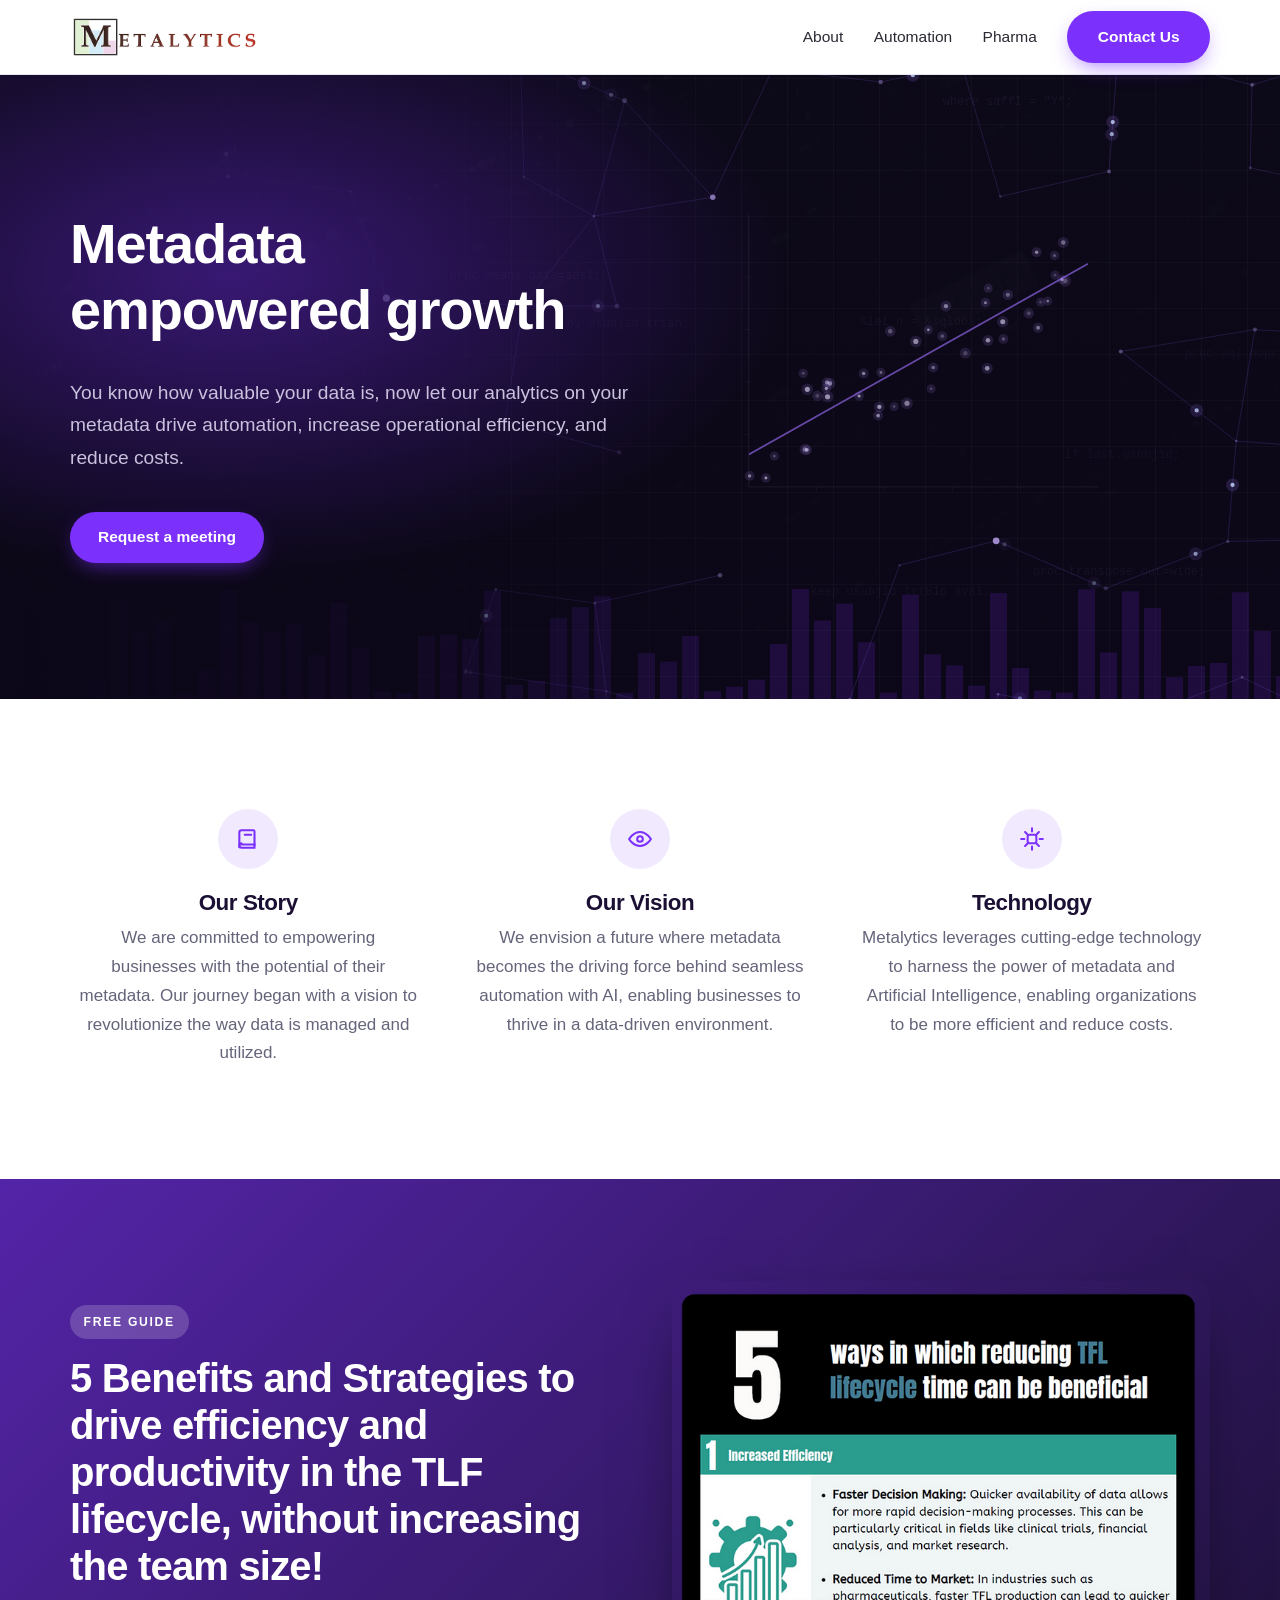
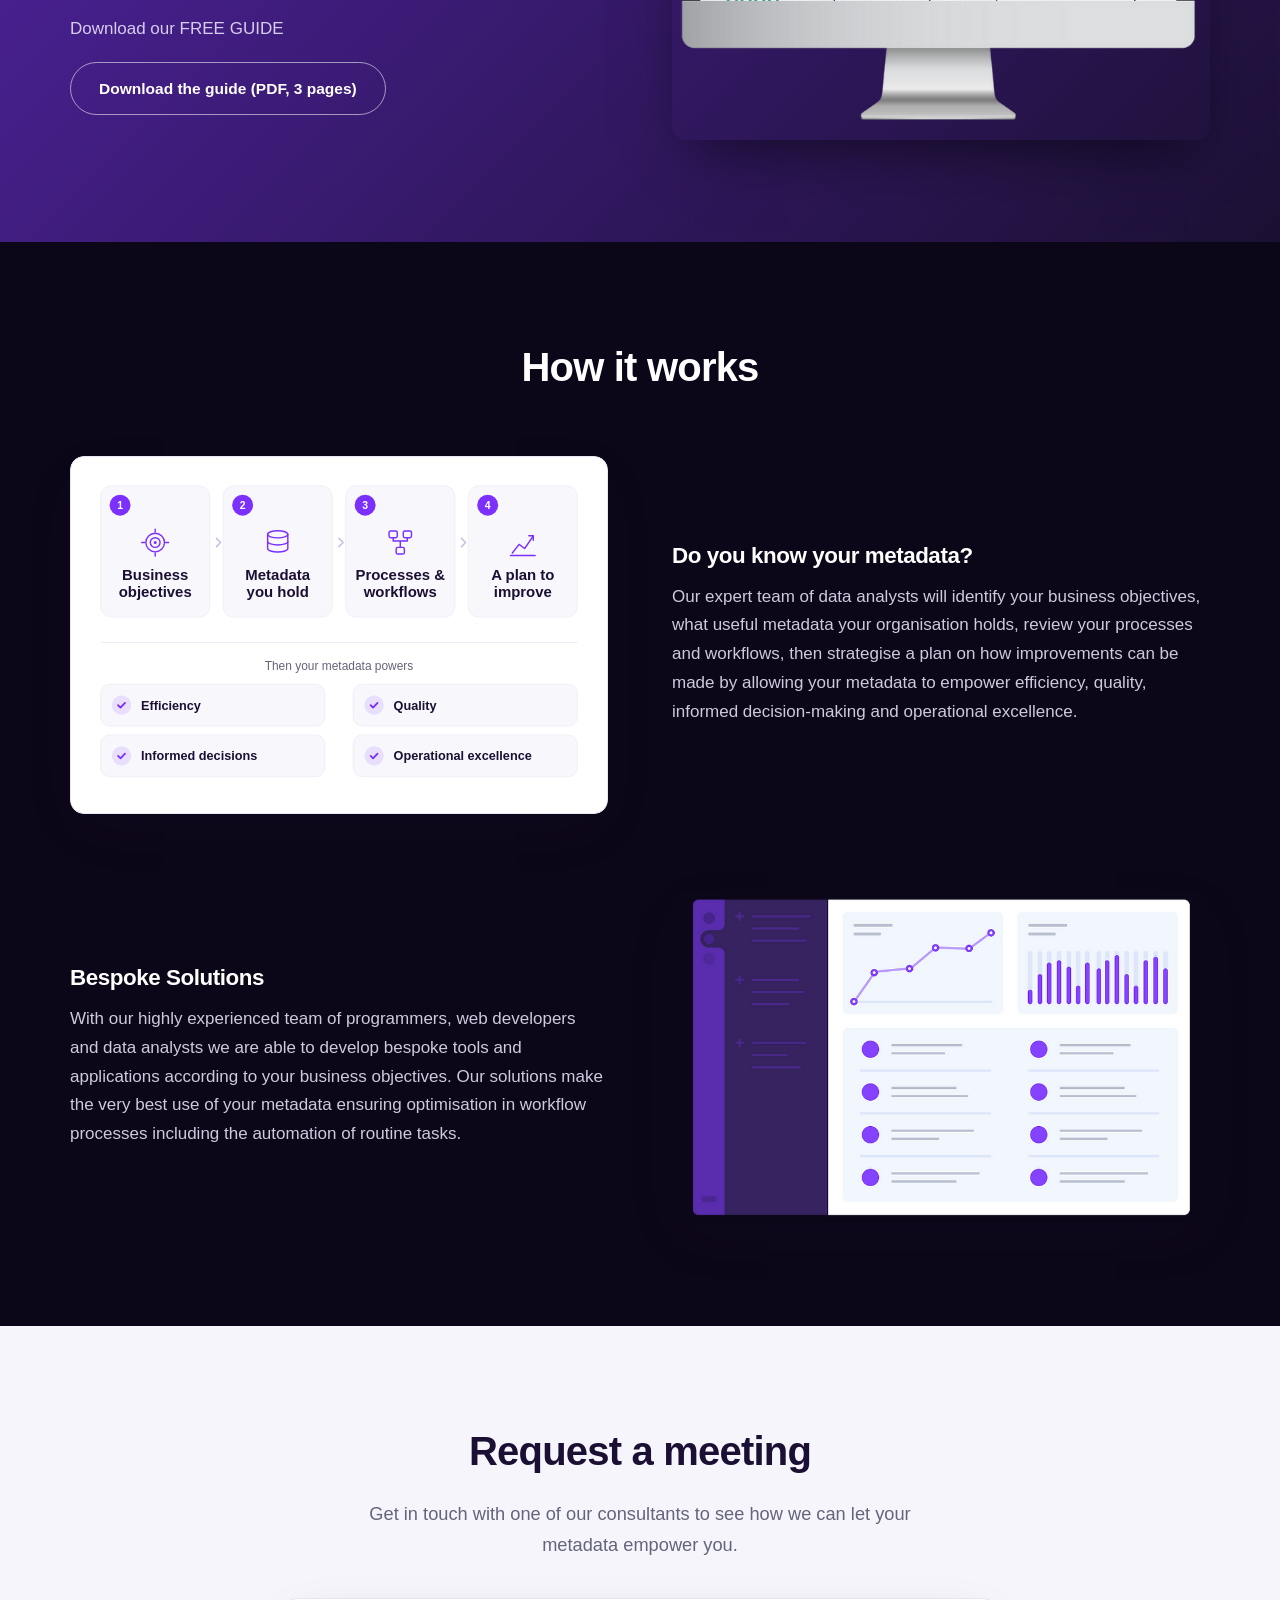
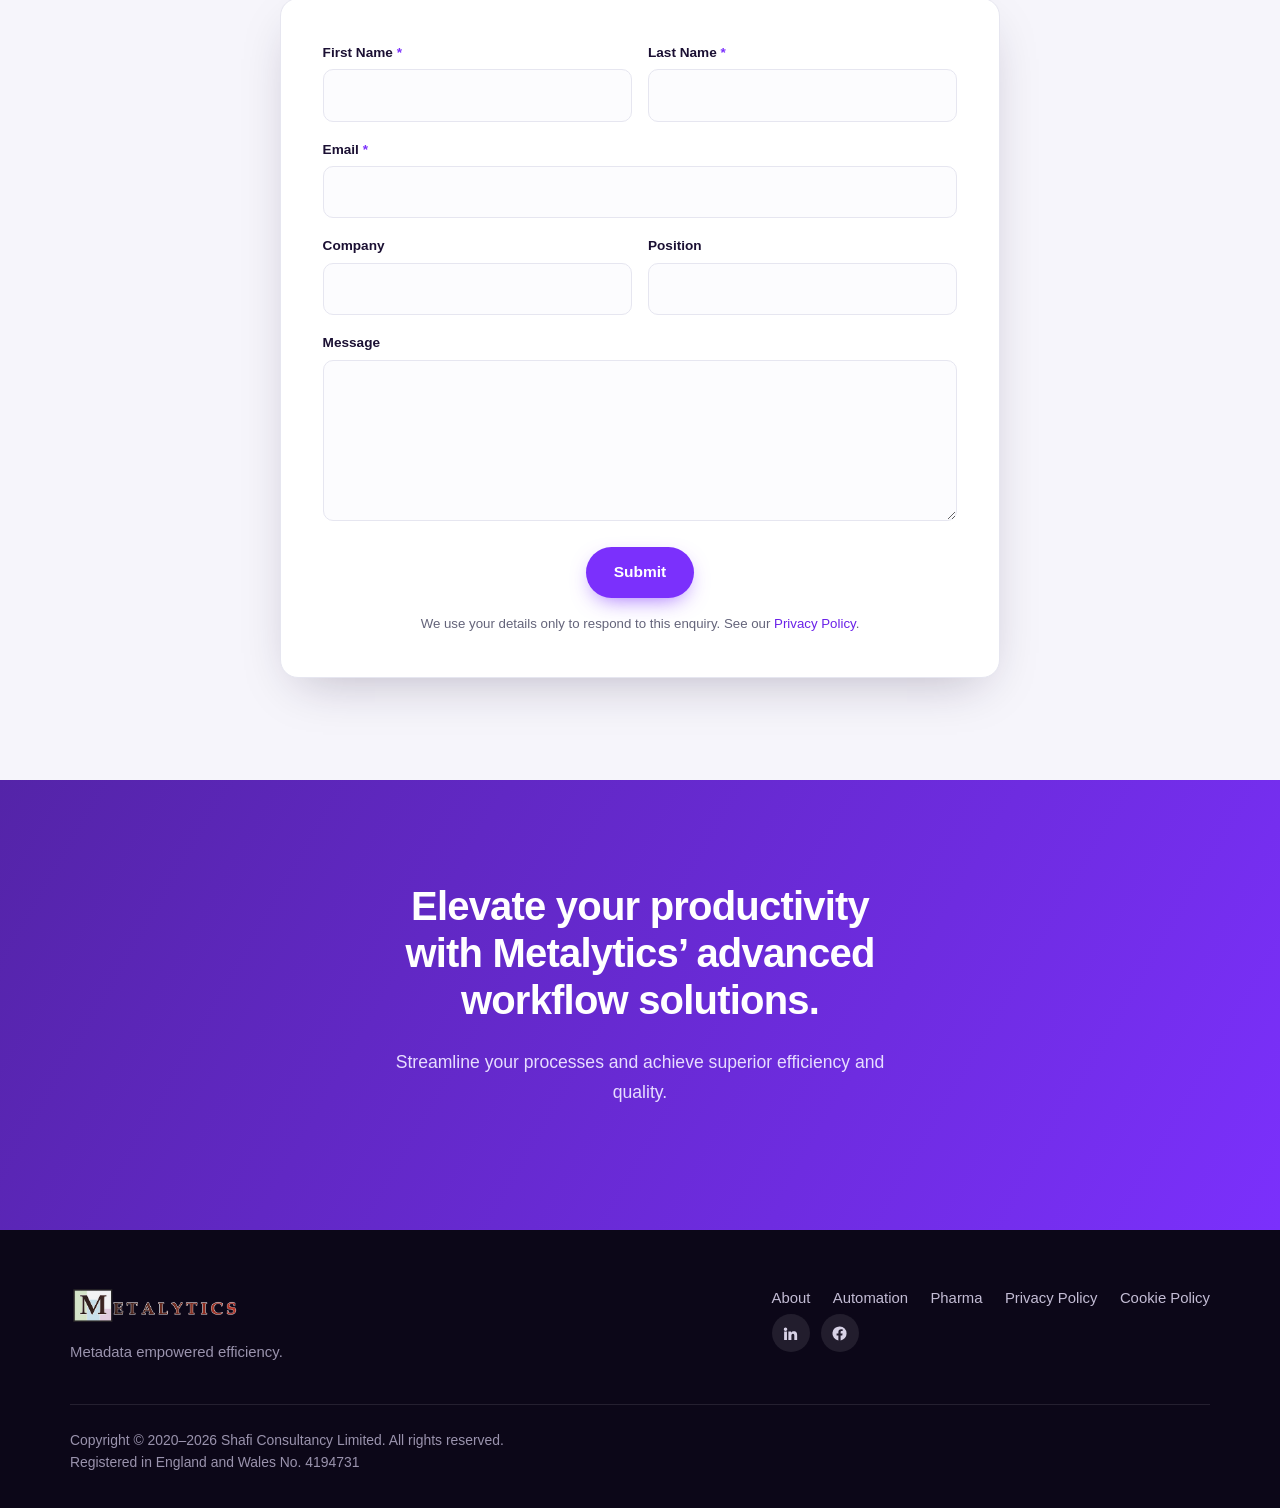
<file: index.html>
<!DOCTYPE html>
<html lang="en-GB">
<head>
<meta charset="utf-8">
<meta name="viewport" content="width=device-width, initial-scale=1">
<title>Metalytics | Analytics</title>
<meta name="description" content="Metalytics uses analytics on your metadata to drive automation, increase operational efficiency and reduce costs.">
<link rel="canonical" href="https://www.metalytics.co.uk/">
<meta property="og:title" content="Metalytics | Analytics">
<meta property="og:description" content="Metalytics uses analytics on your metadata to drive automation, increase operational efficiency and reduce costs.">
<meta property="og:type" content="website">
<meta property="og:url" content="https://www.metalytics.co.uk/">
<meta property="og:site_name" content="Metalytics">
<meta name="twitter:card" content="summary_large_image">
<link rel="icon" href="/assets/img/favicon.png" type="image/png">
<link rel="apple-touch-icon" href="/assets/img/favicon.png">
<meta name="theme-color" content="#0c0718">
<link rel="preload" as="image" href="/assets/img/hero-circuit.jpg">
<link rel="stylesheet" href="/assets/css/site.css?v=a58f9a16">
</head>
<body>
<a class="skip" href="#main">Skip to content</a>
<header class="site-header">
  <div class="wrap">
    <a class="brand" href="/"><img src="/assets/img/logo.png" alt="Metalytics" width="513" height="120"></a>
    <button class="nav-toggle" type="button" aria-expanded="false" aria-controls="primary-nav" aria-label="Menu">
      <svg width="26" height="26" viewBox="0 0 24 24" fill="none" stroke="currentColor" stroke-width="2" stroke-linecap="round"><path d="M3 6h18M3 12h18M3 18h18"/></svg>
    </button>
    <nav class="nav" id="primary-nav" aria-label="Main">
      <a href="/about">About</a>
      <a href="/automation">Automation</a>
      <a href="/pharma">Pharma</a>
      <a class="btn btn--primary" href="#contact">Contact Us</a>
    </nav>
  </div>
</header>
<main id="main">

<section class="hero">
  <div class="wrap">
    <h1>Metadata empowered growth</h1>
    <p>You know how valuable your data is, now let our analytics on your metadata drive automation, increase operational efficiency, and reduce costs.</p>
    <a class="btn btn--primary" href="#contact">Request a meeting</a>
  </div>
</section>

<section class="section" id="about">
  <div class="wrap">
    <div class="grid grid--3">
      <div class="pillar"><div class="glyph"><svg width="26" height="26" viewBox="0 0 24 24" fill="none" stroke="currentColor" stroke-width="1.9" stroke-linecap="round"><path d="M4 19.5V6a2 2 0 0 1 2-2h11a1 1 0 0 1 1 1v13"/><path d="M6 17h12v3H6a2 2 0 0 1 0-4"/><path d="M9 8h6"/></svg></div><h3>Our Story</h3><p>We are committed to empowering businesses with the potential of their metadata. Our journey began with a vision to revolutionize the way data is managed and utilized.</p></div>
      <div class="pillar"><div class="glyph"><svg width="26" height="26" viewBox="0 0 24 24" fill="none" stroke="currentColor" stroke-width="1.9" stroke-linecap="round"><path d="M2 12s3.6-6.5 10-6.5S22 12 22 12s-3.6 6.5-10 6.5S2 12 2 12Z"/><circle cx="12" cy="12" r="2.6"/></svg></div><h3>Our Vision</h3><p>We envision a future where metadata becomes the driving force behind seamless automation with AI, enabling businesses to thrive in a data-driven environment.</p></div>
      <div class="pillar"><div class="glyph"><svg width="26" height="26" viewBox="0 0 24 24" fill="none" stroke="currentColor" stroke-width="1.9" stroke-linecap="round" stroke-linejoin="round"><rect x="8" y="8" width="8" height="8" rx="1.6"/><path d="M12 2v3M12 19v3M2 12h3M19 12h3M5.6 5.6l2.1 2.1M16.3 16.3l2.1 2.1M18.4 5.6l-2.1 2.1M7.7 16.3l-2.1 2.1"/></svg></div><h3>Technology</h3><p>Metalytics leverages cutting-edge technology to harness the power of metadata and Artificial Intelligence, enabling organizations to be more efficient and reduce costs.</p></div>
    </div>
  </div>
</section>

<section class="section guide">
  <div class="wrap">
    <div class="split">
      <div>
        <span class="eyebrow">Free guide</span>
        <h2>5 Benefits and Strategies to drive efficiency and productivity in the TLF lifecycle, without increasing the team size!</h2>
        <p>Download our FREE GUIDE</p>
        <a class="btn btn--ghost" href="/assets/docs/metalytics-tlf-lifecycle-guide.pdf" download>Download the guide (PDF, 3 pages)</a>
      </div>
      <div class="split__media"><img src="/assets/img/tlf-guide.png" alt="Preview of the TLF Process Guide" width="900" height="600" loading="lazy"></div>
    </div>
  </div>
</section>

<section class="section section--dark" id="how-it-works">
  <div class="wrap">
    <div class="center" style="margin-bottom:clamp(2.5rem,5vw,4rem)"><h2>How it works</h2></div>
    <div class="split">
      <div class="split__media"><picture>
        <source media="(max-width:520px)" srcset="/assets/img/art-metadata-review-stacked.svg?v=cd7f40f4" width="420" height="680">
        <img src="/assets/img/art-metadata-review.svg?v=161b3a4f" alt="The review in four steps: business objectives, the metadata you hold, processes and workflows, then a plan to improve. It powers efficiency, quality, informed decisions and operational excellence." width="720" height="480" loading="lazy">
      </picture></div>
      <div>
        <h3>Do you know your metadata?</h3>
        <p>Our expert team of data analysts will identify your business objectives, what useful metadata your organisation holds, review your processes and workflows, then strategise a plan on how improvements can be made by allowing your metadata to empower efficiency, quality, informed decision-making and operational excellence.</p>
      </div>
    </div>
    <div class="split split--flip">
      <div class="split__media"><img src="/assets/img/art-dashboard.png" alt="" width="800" height="600" loading="lazy"></div>
      <div>
        <h3>Bespoke Solutions</h3>
        <p>With our highly experienced team of programmers, web developers and data analysts we are able to develop bespoke tools and applications according to your business objectives. Our solutions make the very best use of your metadata ensuring optimisation in workflow processes including the automation of routine tasks.</p>
      </div>
    </div>
  </div>
</section>

<section class="section section--soft" id="contact">
  <div class="wrap center">
    <h2>Request a meeting</h2>
    <p class="lede" style="margin-bottom:2.3rem">Get in touch with one of our consultants to see how we can let your metadata empower you.</p>
    <form class="form-card" action="/contact.php" method="post" data-ajax>
      <p class="form-msg" role="status" aria-live="polite"></p>
      <input type="hidden" name="form_name" value="meeting">
      <div class="hp" aria-hidden="true"><label>Leave this field empty<input type="text" name="website" tabindex="-1" autocomplete="off"></label></div>
      <div class="field-row">
        <div class="field"><label for="meeting-fn">First Name <span class="req">*</span></label><input id="meeting-fn" name="first_name" type="text" autocomplete="given-name" required></div>
        <div class="field"><label for="meeting-ln">Last Name <span class="req">*</span></label><input id="meeting-ln" name="last_name" type="text" autocomplete="family-name" required></div>
      </div>
      <div class="field"><label for="meeting-em">Email <span class="req">*</span></label><input id="meeting-em" name="email" type="email" autocomplete="email" required></div>
      <div class="field-row">
        <div class="field"><label for="meeting-co">Company</label><input id="meeting-co" name="company" type="text" autocomplete="organization"></div>
        <div class="field"><label for="meeting-po">Position</label><input id="meeting-po" name="position" type="text" autocomplete="organization-title"></div>
      </div>
      <div class="field"><label for="meeting-ms">Message</label><textarea id="meeting-ms" name="message" rows="5"></textarea></div>
      <div class="form-actions"><button class="btn btn--primary" type="submit">Submit</button></div>
      <p class="form-note">We use your details only to respond to this enquiry. See our <a href="/privacy-policy">Privacy Policy</a>.</p>
    </form>
  </div>
</section>
<section class="section closer">
  <div class="wrap">
    <h2>Elevate your productivity with Metalytics&rsquo; advanced workflow solutions.</h2>
    <p>Streamline your processes and achieve superior efficiency and quality.</p>
  </div>
</section>
</main>
<footer class="site-footer">
  <div class="wrap">
    <div class="footer-top">
      <div>
        <img src="/assets/img/logo.png" alt="Metalytics" width="513" height="120">
        <p style="margin:0;max-width:34ch">Metadata empowered efficiency.</p>
      </div>
      <div>
        <ul class="footer-links">
          <li><a href="/about">About</a></li>
          <li><a href="/automation">Automation</a></li>
          <li><a href="/pharma">Pharma</a></li>
          <li><a href="/privacy-policy">Privacy Policy</a></li>
          <li><a href="/cookie-policy">Cookie Policy</a></li>
        </ul>
        <div class="social">
          <a href="https://www.linkedin.com/company/metalytics" aria-label="Metalytics on LinkedIn" rel="noopener"><svg width="17" height="17" viewBox="0 0 24 24" fill="currentColor" aria-hidden="true"><path d="M4.98 3.5a2.5 2.5 0 1 1 0 5 2.5 2.5 0 0 1 0-5ZM3 9h4v12H3zM9 9h3.8v1.7h.05c.53-.95 1.83-1.95 3.76-1.95 4.02 0 4.76 2.5 4.76 5.76V21h-4v-5.6c0-1.34-.03-3.06-1.9-3.06-1.9 0-2.19 1.45-2.19 2.96V21H9z"/></svg></a>
          <a href="https://www.facebook.com/metalytics.application" aria-label="Metalytics on Facebook" rel="noopener"><svg width="17" height="17" viewBox="0 0 24 24" fill="currentColor" aria-hidden="true"><path d="M22 12a10 10 0 1 0-11.56 9.88v-6.99H7.9V12h2.54V9.8c0-2.5 1.49-3.89 3.77-3.89 1.1 0 2.24.2 2.24.2v2.46h-1.26c-1.24 0-1.63.77-1.63 1.56V12h2.78l-.45 2.89h-2.33v6.99A10 10 0 0 0 22 12Z"/></svg></a>
        </div>
      </div>
    </div>
    <div class="footer-bottom">
      Copyright &copy; 2020&ndash;<span data-year>2026</span> Shafi Consultancy Limited. All rights reserved.<br>
      Registered in England and Wales No. 4194731
    </div>
  </div>
</footer>
<script src="/assets/js/hero-bg.js?v=5e9f38bd" defer></script>
<script src="/assets/js/site.js?v=7cd3f9fa" defer></script>
</body>
</html>
</file>
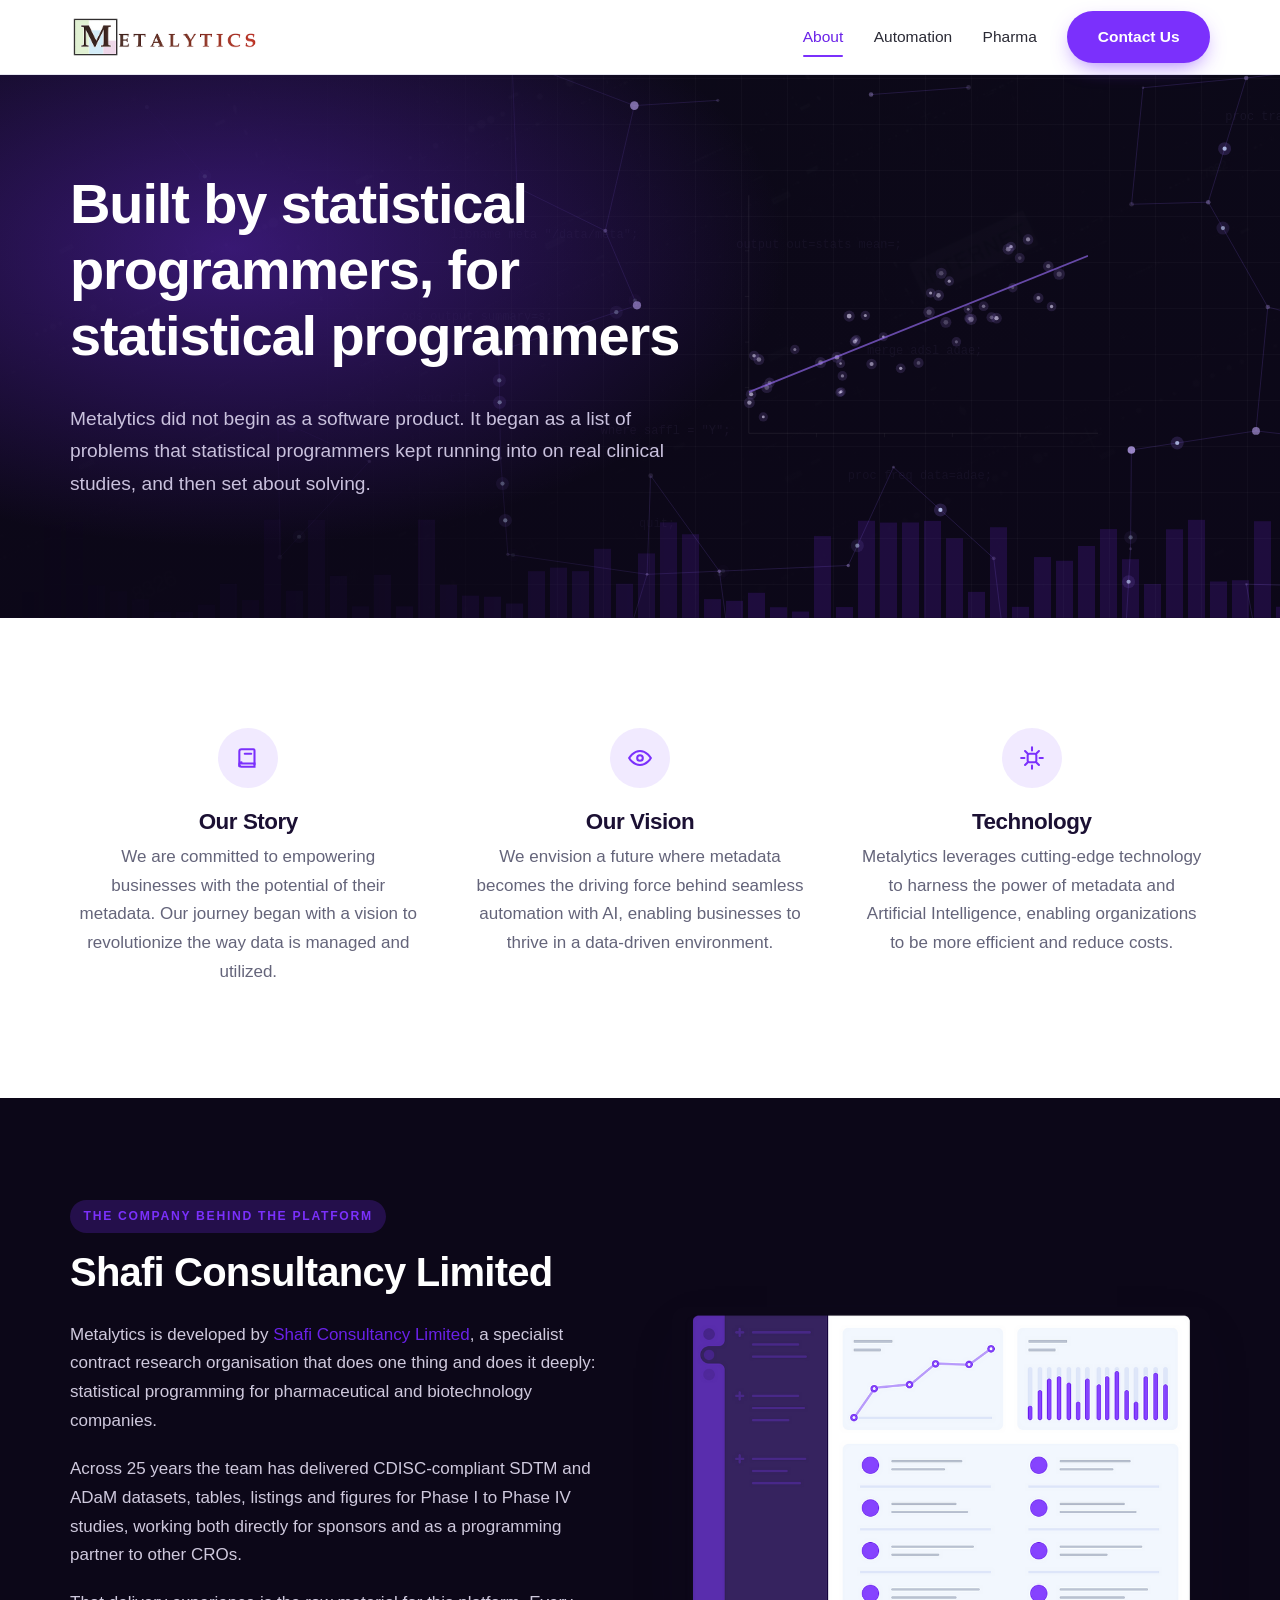
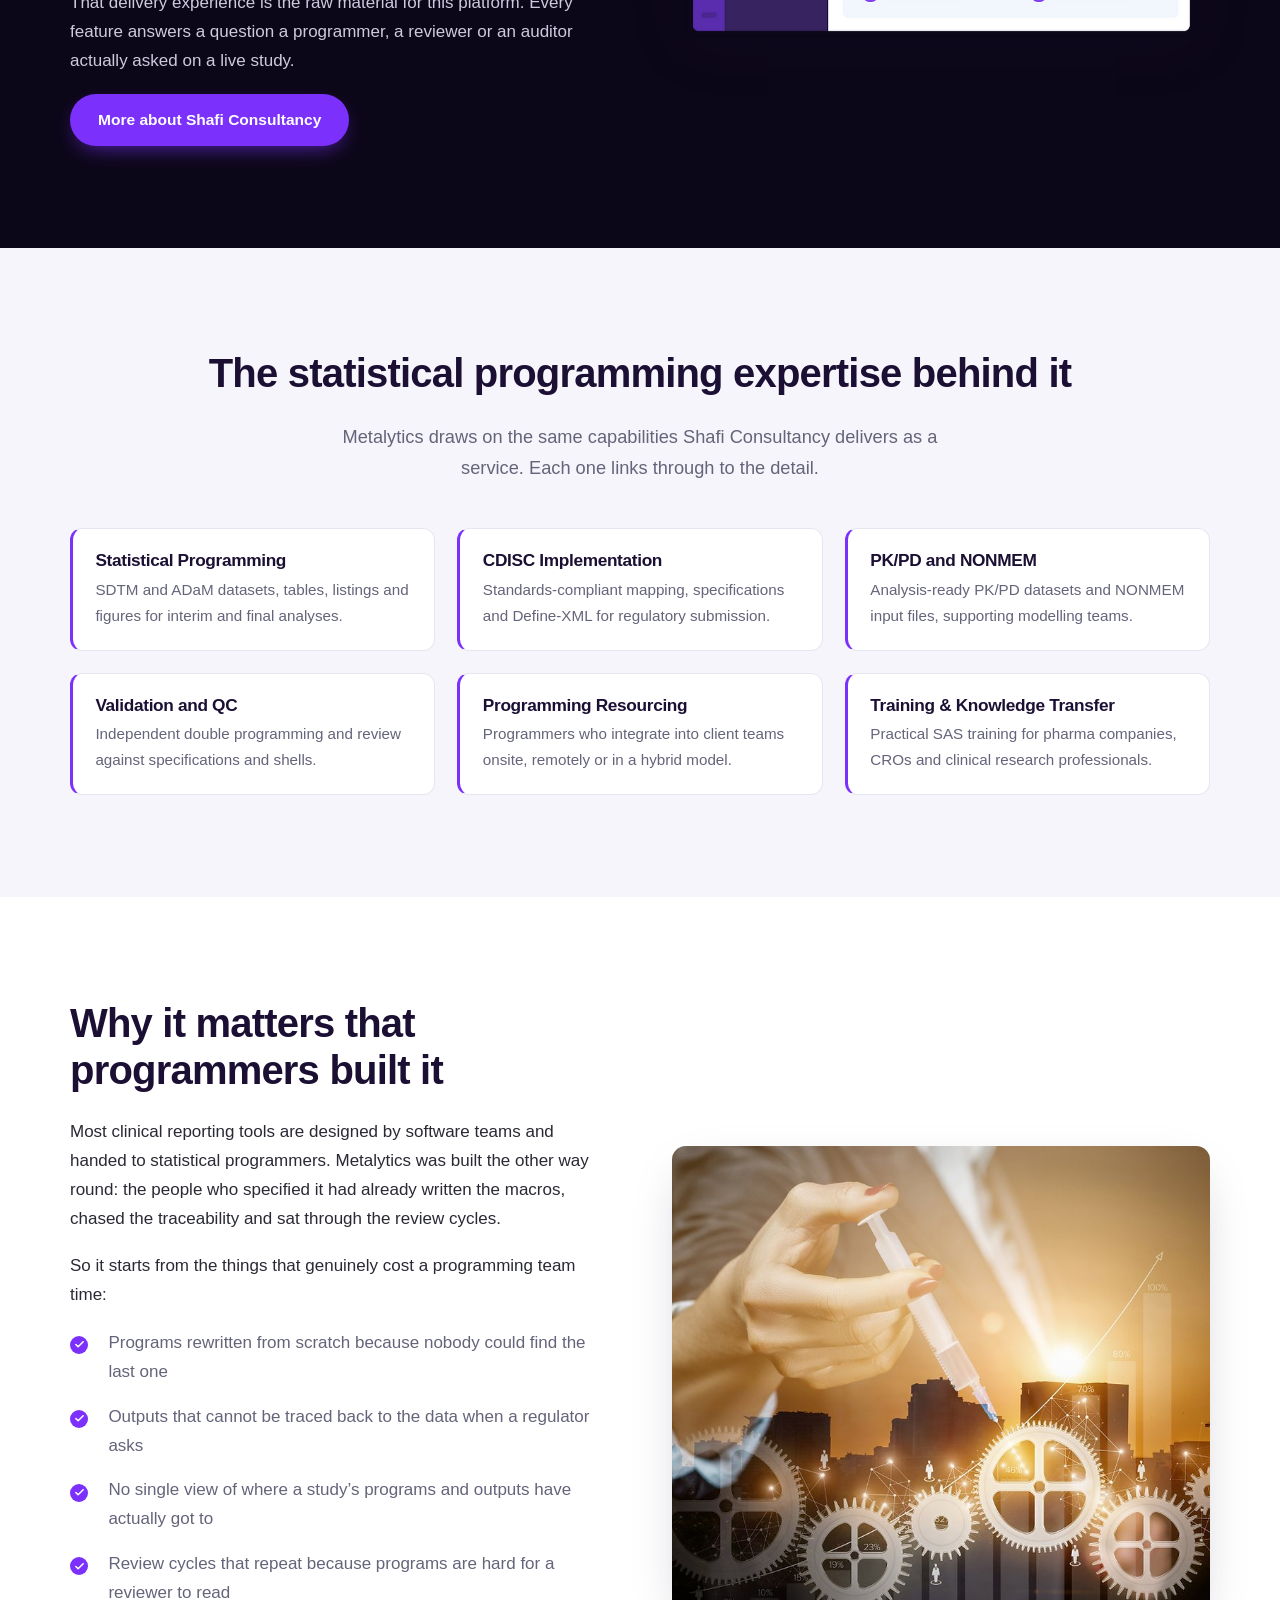
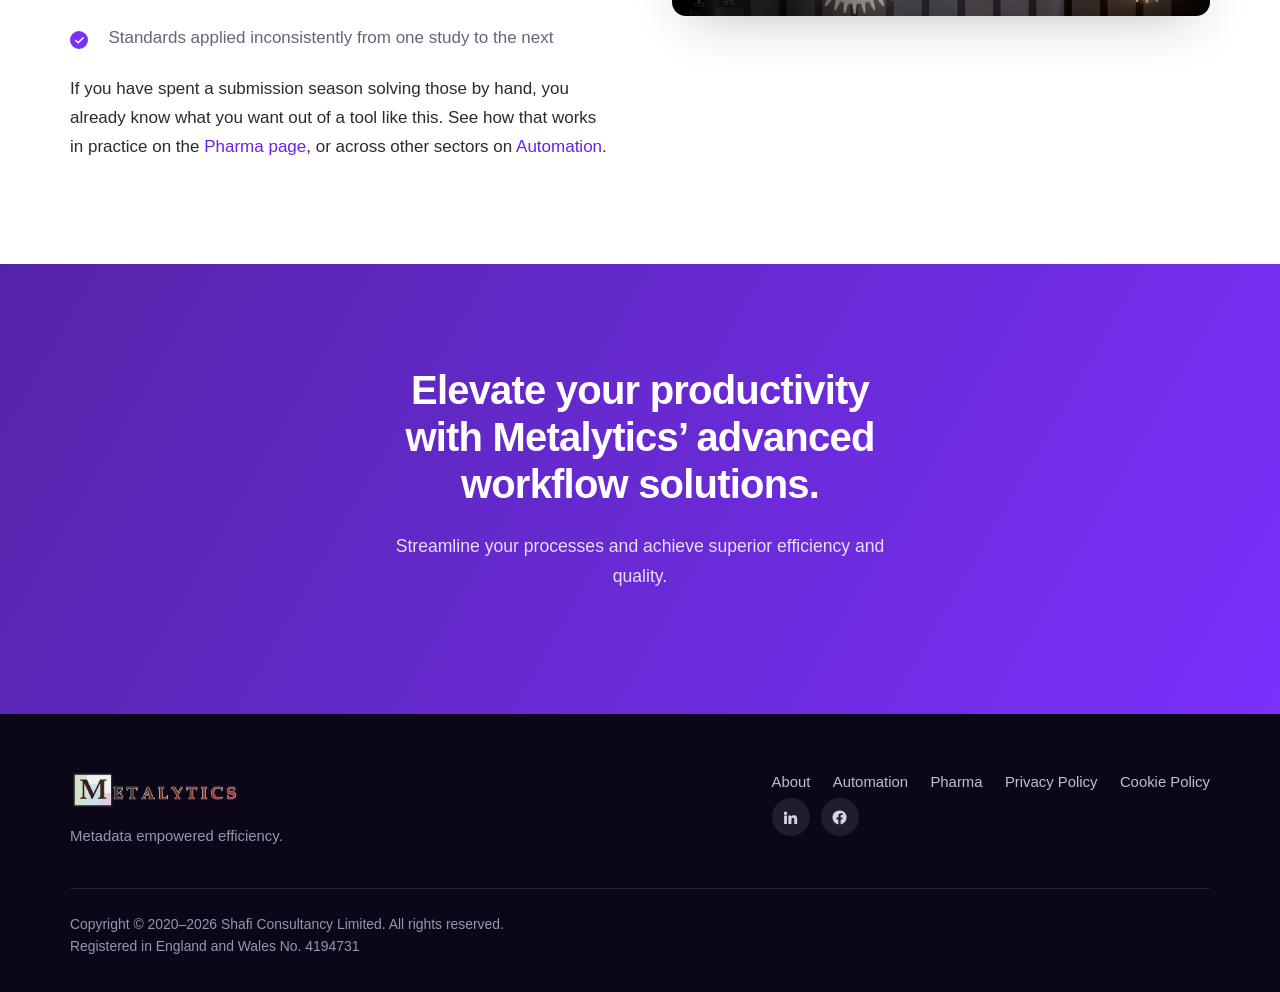
<file: about.html>
<!DOCTYPE html>
<html lang="en-GB">
<head>
<meta charset="utf-8">
<meta name="viewport" content="width=device-width, initial-scale=1">
<title>About Metalytics | Built by Statistical Programmers at Shafi Consultancy</title>
<meta name="description" content="Metalytics is built by Shafi Consultancy, a specialist statistical programming CRO with 25 years of CDISC, SDTM, ADaM and TLF delivery for pharma and biotech.">
<link rel="canonical" href="https://www.metalytics.co.uk/about">
<meta property="og:title" content="About Metalytics | Built by Statistical Programmers at Shafi Consultancy">
<meta property="og:description" content="Metalytics is built by Shafi Consultancy, a specialist statistical programming CRO with 25 years of CDISC, SDTM, ADaM and TLF delivery for pharma and biotech.">
<meta property="og:type" content="website">
<meta property="og:url" content="https://www.metalytics.co.uk/about">
<meta property="og:site_name" content="Metalytics">
<meta name="twitter:card" content="summary_large_image">
<link rel="icon" href="/assets/img/favicon.png" type="image/png">
<link rel="apple-touch-icon" href="/assets/img/favicon.png">
<meta name="theme-color" content="#0c0718">
<link rel="preload" as="image" href="/assets/img/hero-circuit.jpg">
<link rel="stylesheet" href="/assets/css/site.css?v=a58f9a16">
</head>
<body>
<a class="skip" href="#main">Skip to content</a>
<header class="site-header">
  <div class="wrap">
    <a class="brand" href="/"><img src="/assets/img/logo.png" alt="Metalytics" width="513" height="120"></a>
    <button class="nav-toggle" type="button" aria-expanded="false" aria-controls="primary-nav" aria-label="Menu">
      <svg width="26" height="26" viewBox="0 0 24 24" fill="none" stroke="currentColor" stroke-width="2" stroke-linecap="round"><path d="M3 6h18M3 12h18M3 18h18"/></svg>
    </button>
    <nav class="nav" id="primary-nav" aria-label="Main">
      <a href="/about" aria-current="page">About</a>
      <a href="/automation">Automation</a>
      <a href="/pharma">Pharma</a>
      <a class="btn btn--primary" href="#contact">Contact Us</a>
    </nav>
  </div>
</header>
<main id="main">

<section class="hero hero--inner">
  <div class="wrap">
    <h1>Built by statistical programmers, for statistical programmers</h1>
    <p>Metalytics did not begin as a software product. It began as a list of problems that statistical programmers kept running into on real clinical studies, and then set about solving.</p>
  </div>
</section>

<section class="section">
  <div class="wrap">
    <div class="grid grid--3">
      <div class="pillar"><div class="glyph"><svg width="26" height="26" viewBox="0 0 24 24" fill="none" stroke="currentColor" stroke-width="1.9" stroke-linecap="round"><path d="M4 19.5V6a2 2 0 0 1 2-2h11a1 1 0 0 1 1 1v13"/><path d="M6 17h12v3H6a2 2 0 0 1 0-4"/><path d="M9 8h6"/></svg></div><h3>Our Story</h3><p>We are committed to empowering businesses with the potential of their metadata. Our journey began with a vision to revolutionize the way data is managed and utilized.</p></div>
      <div class="pillar"><div class="glyph"><svg width="26" height="26" viewBox="0 0 24 24" fill="none" stroke="currentColor" stroke-width="1.9" stroke-linecap="round"><path d="M2 12s3.6-6.5 10-6.5S22 12 22 12s-3.6 6.5-10 6.5S2 12 2 12Z"/><circle cx="12" cy="12" r="2.6"/></svg></div><h3>Our Vision</h3><p>We envision a future where metadata becomes the driving force behind seamless automation with AI, enabling businesses to thrive in a data-driven environment.</p></div>
      <div class="pillar"><div class="glyph"><svg width="26" height="26" viewBox="0 0 24 24" fill="none" stroke="currentColor" stroke-width="1.9" stroke-linecap="round" stroke-linejoin="round"><rect x="8" y="8" width="8" height="8" rx="1.6"/><path d="M12 2v3M12 19v3M2 12h3M19 12h3M5.6 5.6l2.1 2.1M16.3 16.3l2.1 2.1M18.4 5.6l-2.1 2.1M7.7 16.3l-2.1 2.1"/></svg></div><h3>Technology</h3><p>Metalytics leverages cutting-edge technology to harness the power of metadata and Artificial Intelligence, enabling organizations to be more efficient and reduce costs.</p></div>
    </div>
  </div>
</section>

<section class="section section--dark">
  <div class="wrap">
    <div class="split">
      <div>
        <span class="eyebrow">The company behind the platform</span>
        <h2>Shafi Consultancy Limited</h2>
        <p>Metalytics is developed by <a href="https://www.shaficonsultancy.com" rel="noopener">Shafi Consultancy Limited</a>, a specialist contract research organisation that does one thing and does it deeply: statistical programming for pharmaceutical and biotechnology companies.</p>
        <p>Across 25 years the team has delivered CDISC-compliant SDTM and ADaM datasets, tables, listings and figures for Phase I to Phase IV studies, working both directly for sponsors and as a programming partner to other CROs.</p>
        <p>That delivery experience is the raw material for this platform. Every feature answers a question a programmer, a reviewer or an auditor actually asked on a live study.</p>
        <a class="btn btn--primary" href="https://www.shaficonsultancy.com/About_Shafi_Consultancy/" rel="noopener">More about Shafi Consultancy</a>
      </div>
      <div class="split__media"><img src="/assets/img/art-dashboard.png" alt="Metalytics study reporting dashboard" width="800" height="600" loading="lazy"></div>
    </div>
  </div>
</section>

<section class="section section--soft">
  <div class="wrap">
    <div class="center" style="margin-bottom:2.8rem">
      <h2>The statistical programming expertise behind it</h2>
      <p class="lede">Metalytics draws on the same capabilities Shafi Consultancy delivers as a service. Each one links through to the detail.</p>
    </div>
    <div class="caps"><div class="cap">
        <h3><a href="https://www.shaficonsultancy.com/statistical-programming/" rel="noopener">Statistical Programming</a></h3>
        <p>SDTM and ADaM datasets, tables, listings and figures for interim and final analyses.</p>
      </div><div class="cap">
        <h3><a href="https://www.shaficonsultancy.com/cdisc/" rel="noopener">CDISC Implementation</a></h3>
        <p>Standards-compliant mapping, specifications and Define-XML for regulatory submission.</p>
      </div><div class="cap">
        <h3><a href="https://www.shaficonsultancy.com/nonmem/" rel="noopener">PK/PD and NONMEM</a></h3>
        <p>Analysis-ready PK/PD datasets and NONMEM input files, supporting modelling teams.</p>
      </div><div class="cap">
        <h3><a href="https://www.shaficonsultancy.com/validation-and-qc/" rel="noopener">Validation and QC</a></h3>
        <p>Independent double programming and review against specifications and shells.</p>
      </div><div class="cap">
        <h3><a href="https://www.shaficonsultancy.com/statistical-programming-resourcing-support/" rel="noopener">Programming Resourcing</a></h3>
        <p>Programmers who integrate into client teams onsite, remotely or in a hybrid model.</p>
      </div><div class="cap">
        <h3><a href="https://www.shaficonsultancy.com/training-and-knowledge-transfer/" rel="noopener">Training &amp; Knowledge Transfer</a></h3>
        <p>Practical SAS training for pharma companies, CROs and clinical research professionals.</p>
      </div></div>
  </div>
</section>

<section class="section">
  <div class="wrap">
    <div class="split split--flip">
      <div class="split__media"><img src="/assets/img/pharma-gears.jpg" alt="Clinical reporting workflow" width="761" height="664" loading="lazy"></div>
      <div>
        <h2>Why it matters that programmers built it</h2>
        <p>Most clinical reporting tools are designed by software teams and handed to statistical programmers. Metalytics was built the other way round: the people who specified it had already written the macros, chased the traceability and sat through the review cycles.</p>
        <p>So it starts from the things that genuinely cost a programming team time:</p>
        <ul class="benefits"><li>Programs rewritten from scratch because nobody could find the last one</li><li>Outputs that cannot be traced back to the data when a regulator asks</li><li>No single view of where a study&rsquo;s programs and outputs have actually got to</li><li>Review cycles that repeat because programs are hard for a reviewer to read</li><li>Standards applied inconsistently from one study to the next</li></ul>
        <p style="margin-top:1.4rem">If you have spent a submission season solving those by hand, you already know what you want out of a tool like this. See how that works in practice on the <a href="/pharma">Pharma page</a>, or across other sectors on <a href="/automation">Automation</a>.</p>
      </div>
    </div>
  </div>
</section>

<script type="application/ld+json">
{
  "@context": "https://schema.org",
  "@type": "AboutPage",
  "url": "https://www.metalytics.co.uk/about",
  "mainEntity": {
    "@type": "Organization",
    "name": "Shafi Consultancy Limited",
    "url": "https://www.shaficonsultancy.com",
    "description": "A specialist contract research organisation providing statistical programming, CDISC implementation and PK/PD support to pharmaceutical and biotechnology companies.",
    "makesOffer": {
      "@type": "Offer",
      "itemOffered": {
        "@type": "SoftwareApplication",
        "name": "Metalytics",
        "applicationCategory": "BusinessApplication",
        "url": "https://www.metalytics.co.uk/"
      }
    }
  }
}
</script>
<section class="section closer">
  <div class="wrap">
    <h2>Elevate your productivity with Metalytics&rsquo; advanced workflow solutions.</h2>
    <p>Streamline your processes and achieve superior efficiency and quality.</p>
  </div>
</section>
</main>
<footer class="site-footer">
  <div class="wrap">
    <div class="footer-top">
      <div>
        <img src="/assets/img/logo.png" alt="Metalytics" width="513" height="120">
        <p style="margin:0;max-width:34ch">Metadata empowered efficiency.</p>
      </div>
      <div>
        <ul class="footer-links">
          <li><a href="/about">About</a></li>
          <li><a href="/automation">Automation</a></li>
          <li><a href="/pharma">Pharma</a></li>
          <li><a href="/privacy-policy">Privacy Policy</a></li>
          <li><a href="/cookie-policy">Cookie Policy</a></li>
        </ul>
        <div class="social">
          <a href="https://www.linkedin.com/company/metalytics" aria-label="Metalytics on LinkedIn" rel="noopener"><svg width="17" height="17" viewBox="0 0 24 24" fill="currentColor" aria-hidden="true"><path d="M4.98 3.5a2.5 2.5 0 1 1 0 5 2.5 2.5 0 0 1 0-5ZM3 9h4v12H3zM9 9h3.8v1.7h.05c.53-.95 1.83-1.95 3.76-1.95 4.02 0 4.76 2.5 4.76 5.76V21h-4v-5.6c0-1.34-.03-3.06-1.9-3.06-1.9 0-2.19 1.45-2.19 2.96V21H9z"/></svg></a>
          <a href="https://www.facebook.com/metalytics.application" aria-label="Metalytics on Facebook" rel="noopener"><svg width="17" height="17" viewBox="0 0 24 24" fill="currentColor" aria-hidden="true"><path d="M22 12a10 10 0 1 0-11.56 9.88v-6.99H7.9V12h2.54V9.8c0-2.5 1.49-3.89 3.77-3.89 1.1 0 2.24.2 2.24.2v2.46h-1.26c-1.24 0-1.63.77-1.63 1.56V12h2.78l-.45 2.89h-2.33v6.99A10 10 0 0 0 22 12Z"/></svg></a>
        </div>
      </div>
    </div>
    <div class="footer-bottom">
      Copyright &copy; 2020&ndash;<span data-year>2026</span> Shafi Consultancy Limited. All rights reserved.<br>
      Registered in England and Wales No. 4194731
    </div>
  </div>
</footer>
<script src="/assets/js/hero-bg.js?v=5e9f38bd" defer></script>
<script src="/assets/js/site.js?v=7cd3f9fa" defer></script>
</body>
</html>
</file>
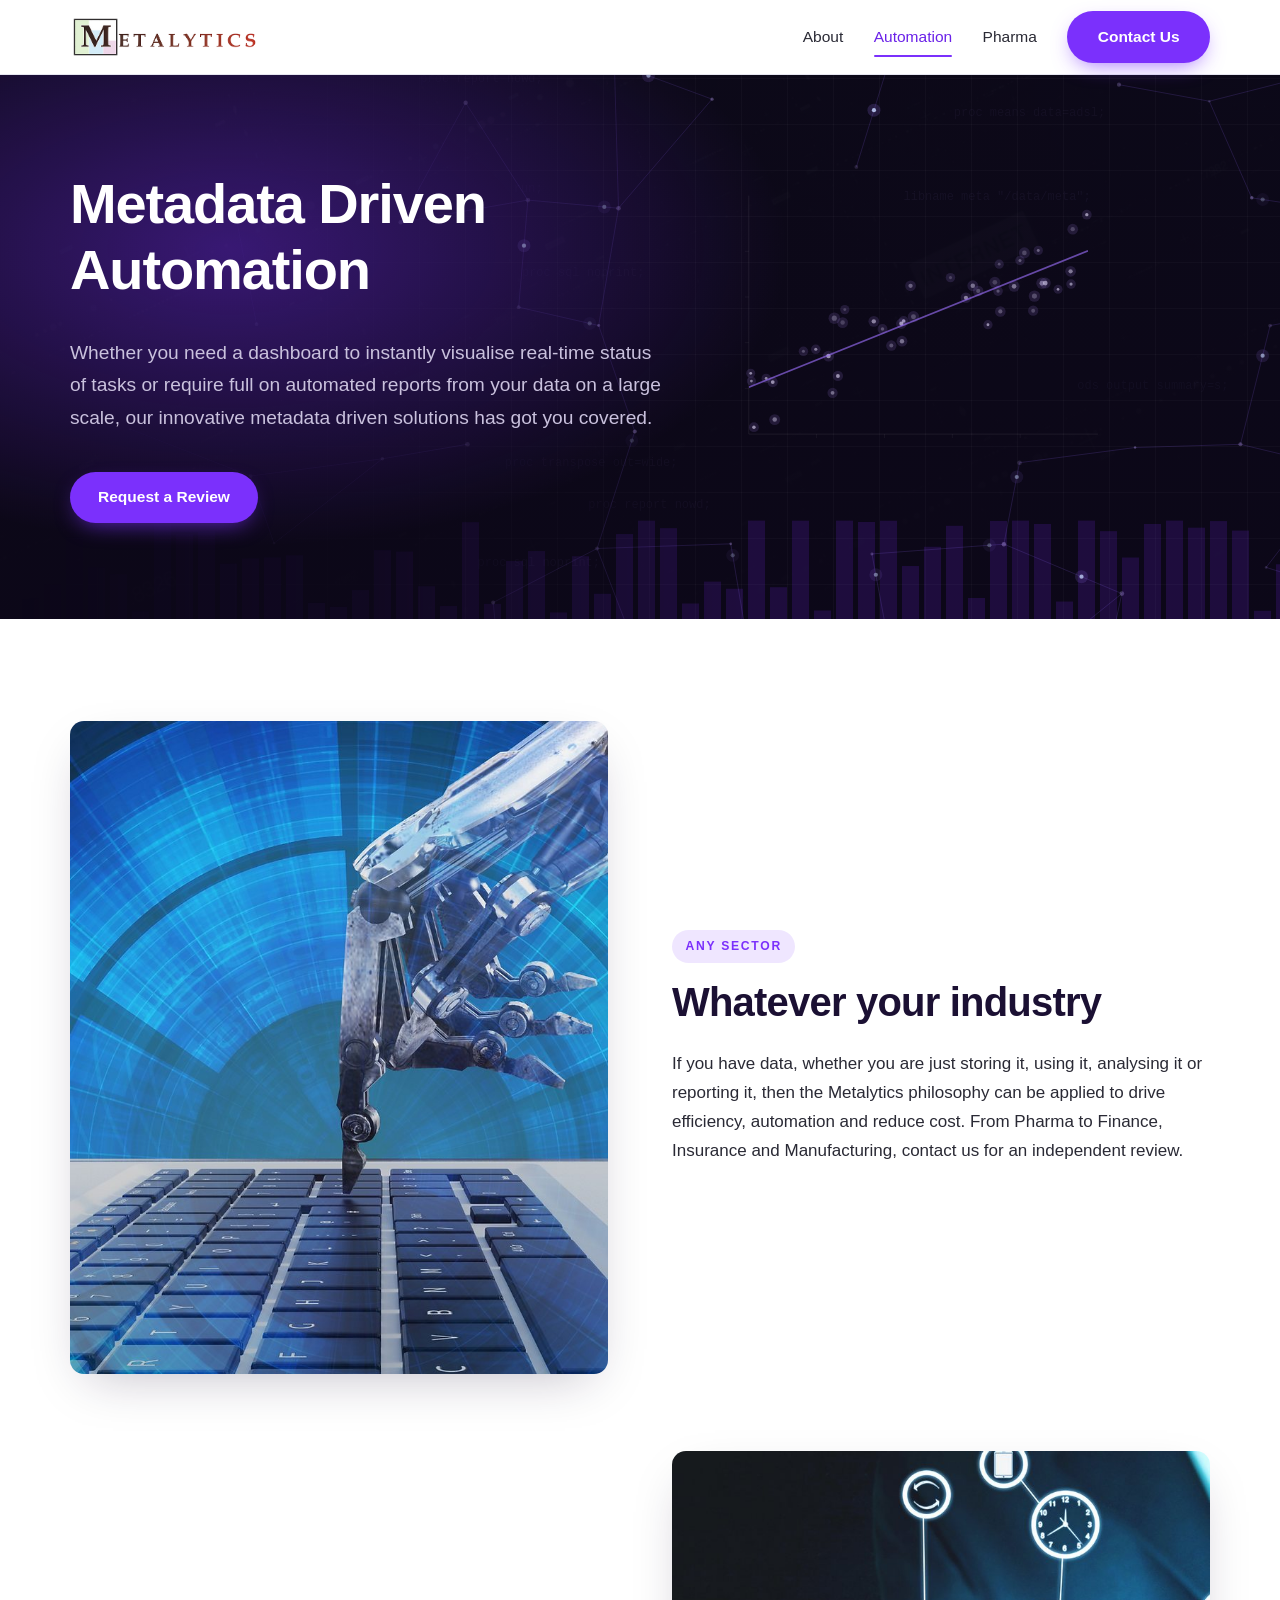
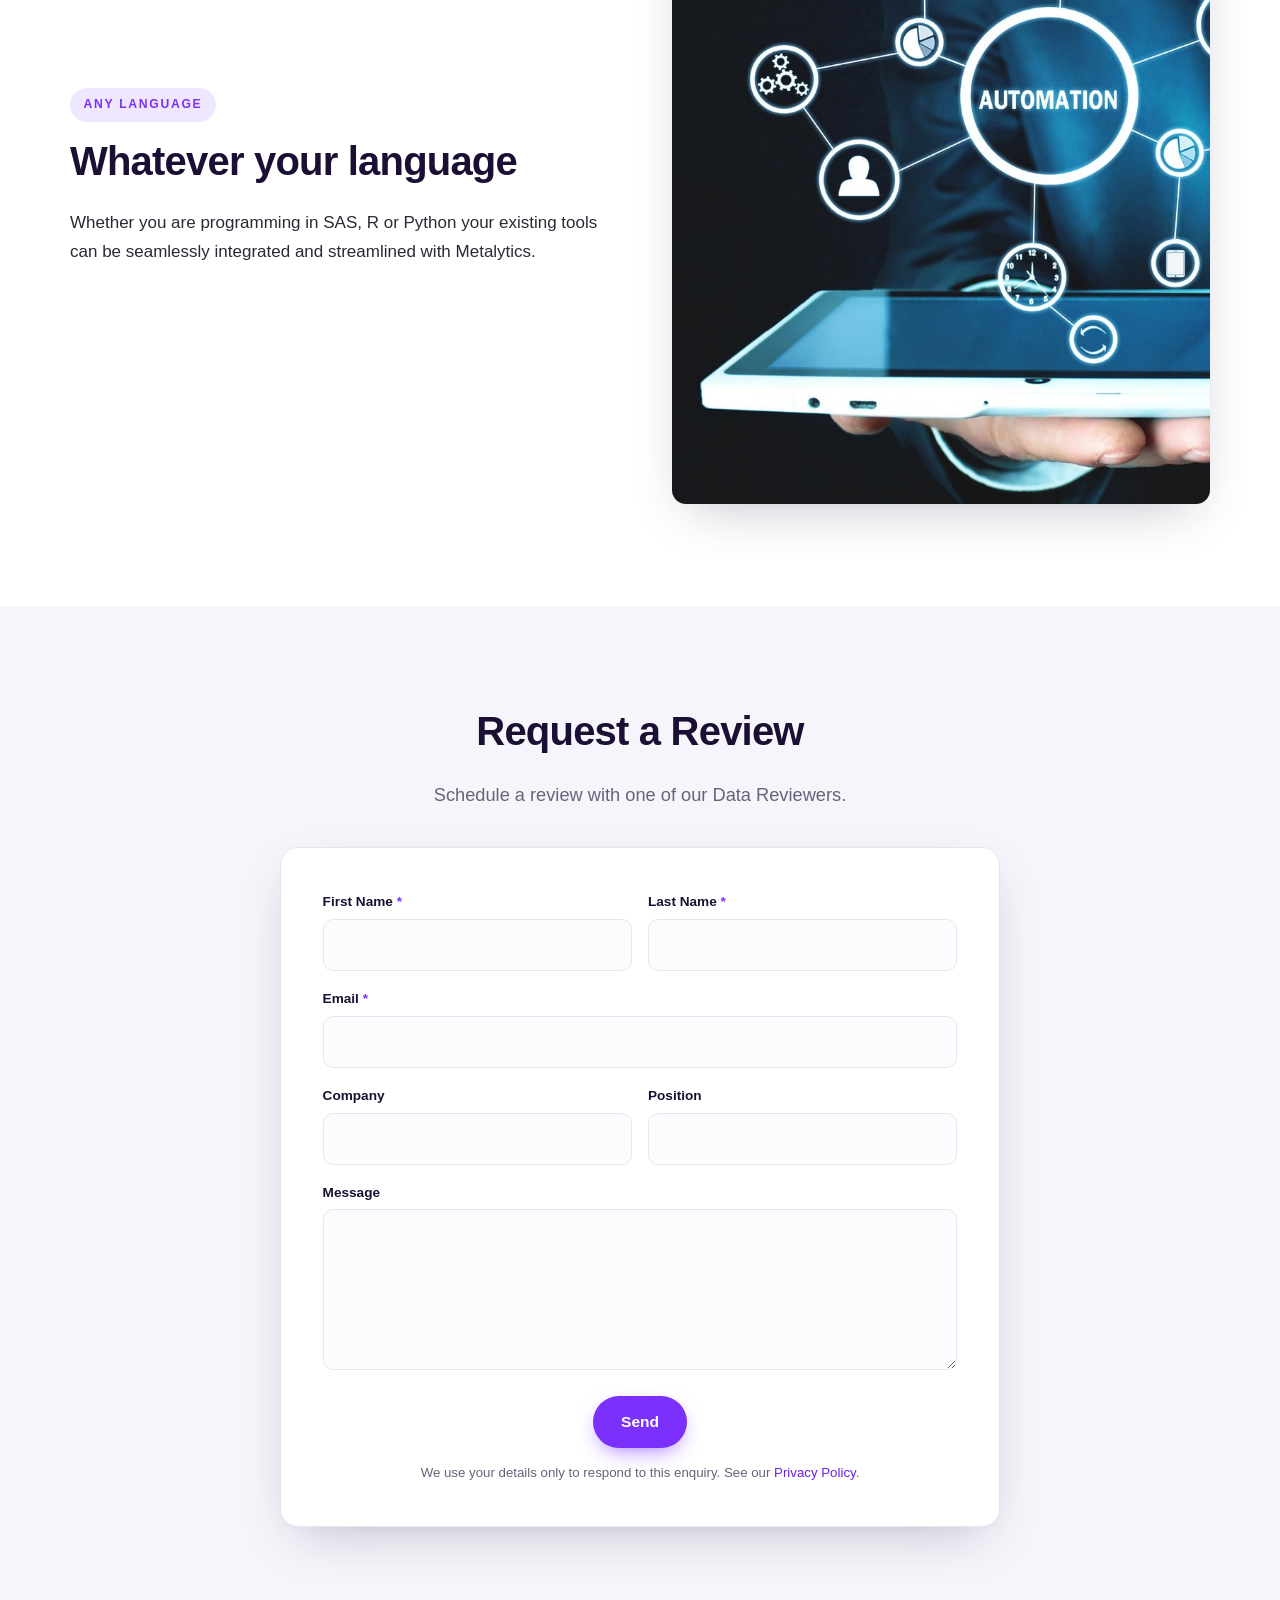
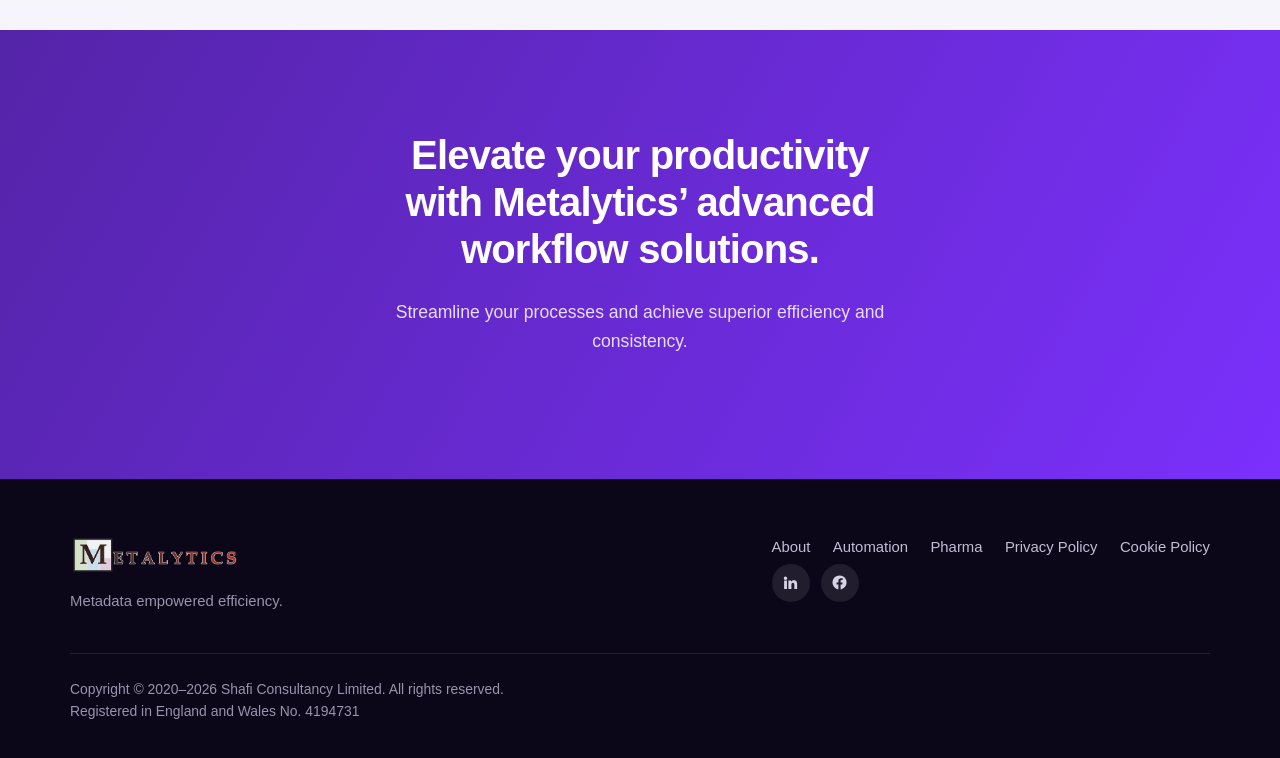
<file: automation.html>
<!DOCTYPE html>
<html lang="en-GB">
<head>
<meta charset="utf-8">
<meta name="viewport" content="width=device-width, initial-scale=1">
<title>Automation | Metalytics</title>
<meta name="description" content="Metadata driven automation, from real-time dashboards to fully automated reports, across any industry and any programming language.">
<link rel="canonical" href="https://www.metalytics.co.uk/automation">
<meta property="og:title" content="Automation | Metalytics">
<meta property="og:description" content="Metadata driven automation, from real-time dashboards to fully automated reports, across any industry and any programming language.">
<meta property="og:type" content="website">
<meta property="og:url" content="https://www.metalytics.co.uk/automation">
<meta property="og:site_name" content="Metalytics">
<meta name="twitter:card" content="summary_large_image">
<link rel="icon" href="/assets/img/favicon.png" type="image/png">
<link rel="apple-touch-icon" href="/assets/img/favicon.png">
<meta name="theme-color" content="#0c0718">
<link rel="preload" as="image" href="/assets/img/hero-circuit.jpg">
<link rel="stylesheet" href="/assets/css/site.css?v=a58f9a16">
</head>
<body>
<a class="skip" href="#main">Skip to content</a>
<header class="site-header">
  <div class="wrap">
    <a class="brand" href="/"><img src="/assets/img/logo.png" alt="Metalytics" width="513" height="120"></a>
    <button class="nav-toggle" type="button" aria-expanded="false" aria-controls="primary-nav" aria-label="Menu">
      <svg width="26" height="26" viewBox="0 0 24 24" fill="none" stroke="currentColor" stroke-width="2" stroke-linecap="round"><path d="M3 6h18M3 12h18M3 18h18"/></svg>
    </button>
    <nav class="nav" id="primary-nav" aria-label="Main">
      <a href="/about">About</a>
      <a href="/automation" aria-current="page">Automation</a>
      <a href="/pharma">Pharma</a>
      <a class="btn btn--primary" href="#contact">Contact Us</a>
    </nav>
  </div>
</header>
<main id="main">

<section class="hero hero--inner">
  <div class="wrap">
    <h1>Metadata Driven Automation</h1>
    <p>Whether you need a dashboard to instantly visualise real-time status of tasks or require full on automated reports from your data on a large scale, our innovative metadata driven solutions has got you covered.</p>
    <a class="btn btn--primary" href="#contact">Request a Review</a>
  </div>
</section>

<section class="section">
  <div class="wrap">
    <div class="split">
      <div class="split__media"><img src="/assets/img/automation-robot.jpg" alt="Robotic arm working alongside a keyboard" width="760" height="922" loading="lazy"></div>
      <div>
        <span class="eyebrow">Any sector</span>
        <h2>Whatever your industry</h2>
        <p>If you have data, whether you are just storing it, using it, analysing it or reporting it, then the Metalytics philosophy can be applied to drive efficiency, automation and reduce cost. From Pharma to Finance, Insurance and Manufacturing, contact us for an independent review.</p>
      </div>
    </div>
    <div class="split split--flip">
      <div class="split__media"><img src="/assets/img/automation-tablet.jpg" alt="Automation workflow shown on a tablet" width="760" height="922" loading="lazy"></div>
      <div>
        <span class="eyebrow">Any language</span>
        <h2>Whatever your language</h2>
        <p>Whether you are programming in SAS, R or Python your existing tools can be seamlessly integrated and streamlined with Metalytics.</p>
      </div>
    </div>
  </div>
</section>

<section class="section section--soft" id="contact">
  <div class="wrap center">
    <h2>Request a Review</h2>
    <p class="lede" style="margin-bottom:2.3rem">Schedule a review with one of our Data Reviewers.</p>
    <form class="form-card" action="/contact.php" method="post" data-ajax>
      <p class="form-msg" role="status" aria-live="polite"></p>
      <input type="hidden" name="form_name" value="review">
      <div class="hp" aria-hidden="true"><label>Leave this field empty<input type="text" name="website" tabindex="-1" autocomplete="off"></label></div>
      <div class="field-row">
        <div class="field"><label for="review-fn">First Name <span class="req">*</span></label><input id="review-fn" name="first_name" type="text" autocomplete="given-name" required></div>
        <div class="field"><label for="review-ln">Last Name <span class="req">*</span></label><input id="review-ln" name="last_name" type="text" autocomplete="family-name" required></div>
      </div>
      <div class="field"><label for="review-em">Email <span class="req">*</span></label><input id="review-em" name="email" type="email" autocomplete="email" required></div>
      <div class="field-row">
        <div class="field"><label for="review-co">Company</label><input id="review-co" name="company" type="text" autocomplete="organization"></div>
        <div class="field"><label for="review-po">Position</label><input id="review-po" name="position" type="text" autocomplete="organization-title"></div>
      </div>
      <div class="field"><label for="review-ms">Message</label><textarea id="review-ms" name="message" rows="5"></textarea></div>
      <div class="form-actions"><button class="btn btn--primary" type="submit">Send</button></div>
      <p class="form-note">We use your details only to respond to this enquiry. See our <a href="/privacy-policy">Privacy Policy</a>.</p>
    </form>
  </div>
</section>
<section class="section closer">
  <div class="wrap">
    <h2>Elevate your productivity with Metalytics&rsquo; advanced workflow solutions.</h2>
    <p>Streamline your processes and achieve superior efficiency and consistency.</p>
  </div>
</section>
</main>
<footer class="site-footer">
  <div class="wrap">
    <div class="footer-top">
      <div>
        <img src="/assets/img/logo.png" alt="Metalytics" width="513" height="120">
        <p style="margin:0;max-width:34ch">Metadata empowered efficiency.</p>
      </div>
      <div>
        <ul class="footer-links">
          <li><a href="/about">About</a></li>
          <li><a href="/automation">Automation</a></li>
          <li><a href="/pharma">Pharma</a></li>
          <li><a href="/privacy-policy">Privacy Policy</a></li>
          <li><a href="/cookie-policy">Cookie Policy</a></li>
        </ul>
        <div class="social">
          <a href="https://www.linkedin.com/company/metalytics" aria-label="Metalytics on LinkedIn" rel="noopener"><svg width="17" height="17" viewBox="0 0 24 24" fill="currentColor" aria-hidden="true"><path d="M4.98 3.5a2.5 2.5 0 1 1 0 5 2.5 2.5 0 0 1 0-5ZM3 9h4v12H3zM9 9h3.8v1.7h.05c.53-.95 1.83-1.95 3.76-1.95 4.02 0 4.76 2.5 4.76 5.76V21h-4v-5.6c0-1.34-.03-3.06-1.9-3.06-1.9 0-2.19 1.45-2.19 2.96V21H9z"/></svg></a>
          <a href="https://www.facebook.com/metalytics.application" aria-label="Metalytics on Facebook" rel="noopener"><svg width="17" height="17" viewBox="0 0 24 24" fill="currentColor" aria-hidden="true"><path d="M22 12a10 10 0 1 0-11.56 9.88v-6.99H7.9V12h2.54V9.8c0-2.5 1.49-3.89 3.77-3.89 1.1 0 2.24.2 2.24.2v2.46h-1.26c-1.24 0-1.63.77-1.63 1.56V12h2.78l-.45 2.89h-2.33v6.99A10 10 0 0 0 22 12Z"/></svg></a>
        </div>
      </div>
    </div>
    <div class="footer-bottom">
      Copyright &copy; 2020&ndash;<span data-year>2026</span> Shafi Consultancy Limited. All rights reserved.<br>
      Registered in England and Wales No. 4194731
    </div>
  </div>
</footer>
<script src="/assets/js/hero-bg.js?v=5e9f38bd" defer></script>
<script src="/assets/js/site.js?v=7cd3f9fa" defer></script>
</body>
</html>
</file>
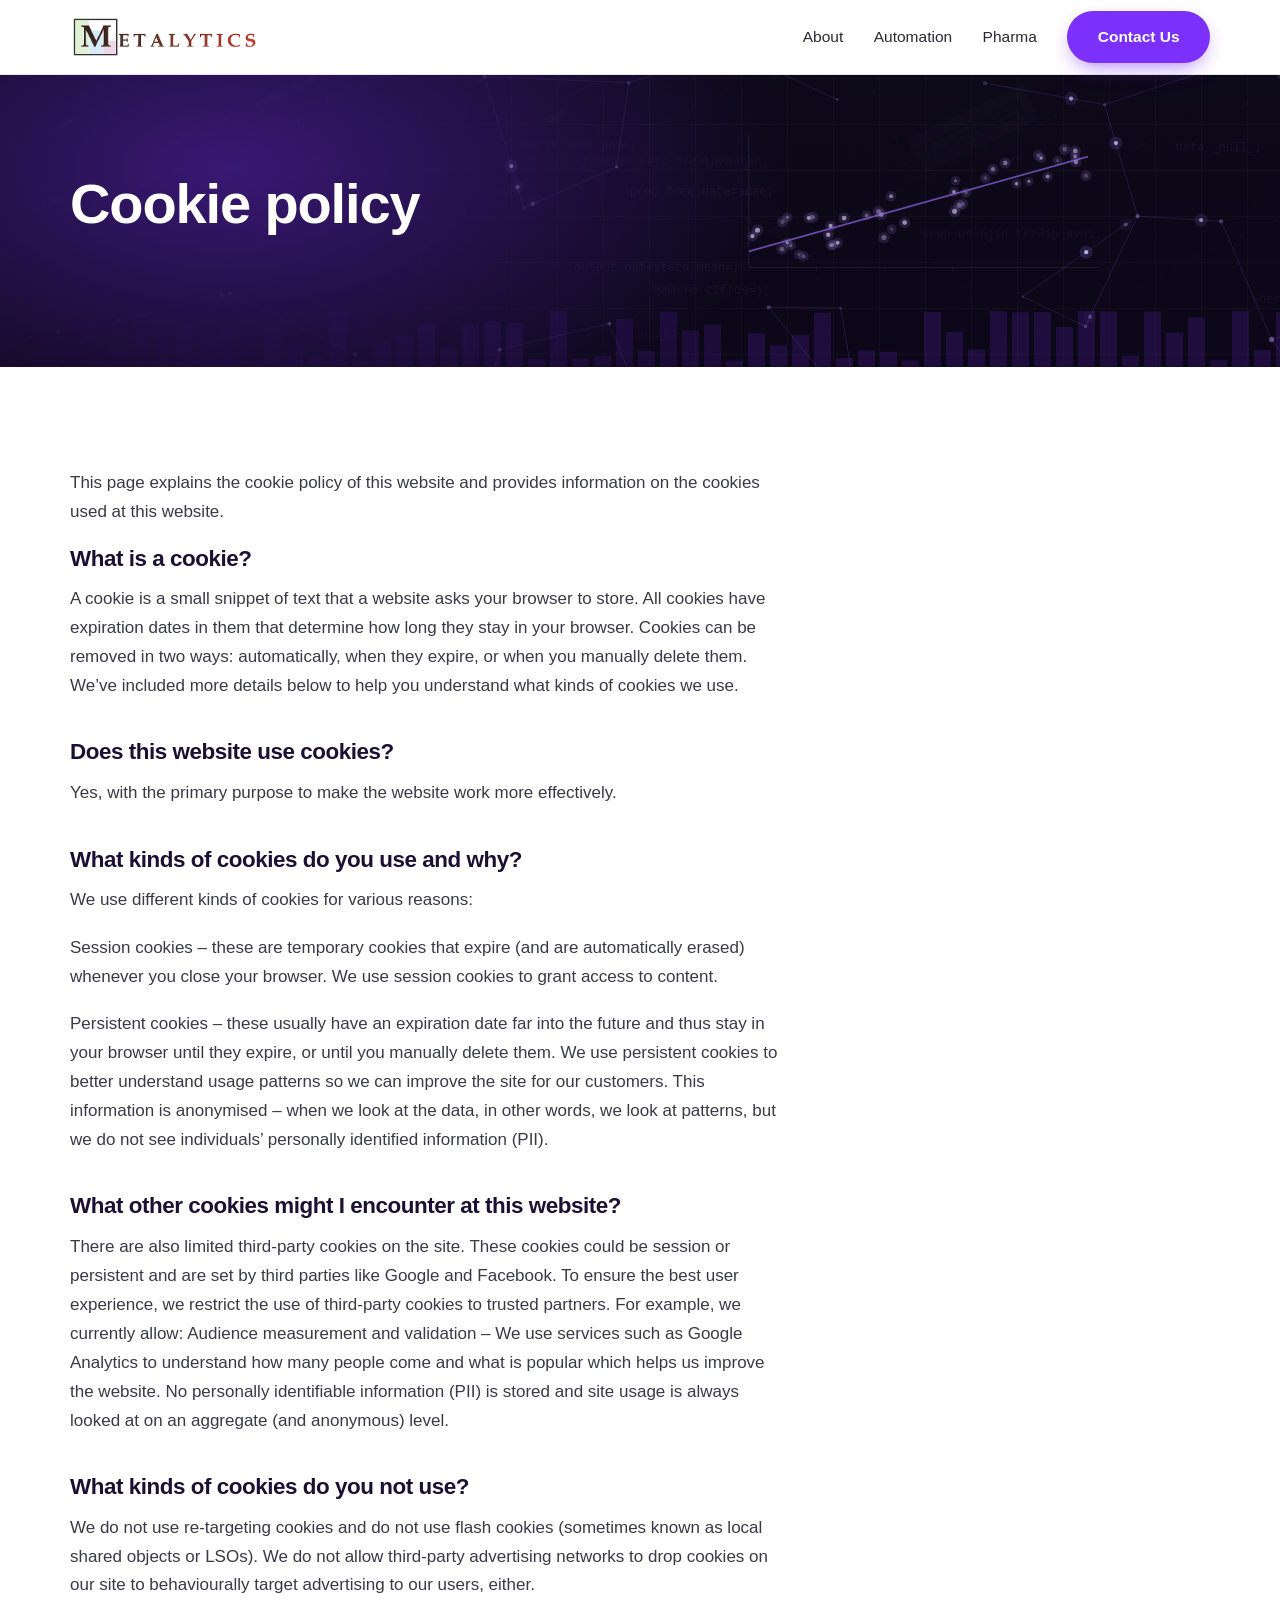
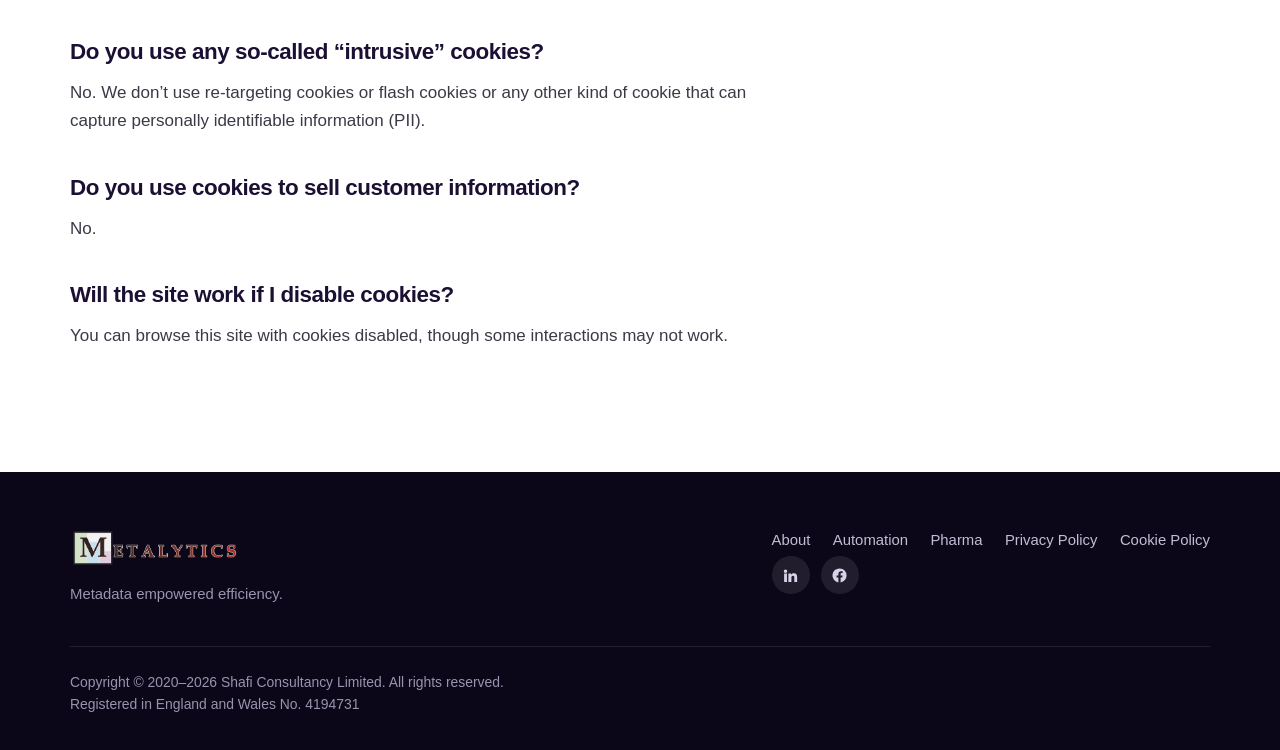
<file: cookie-policy.html>
<!DOCTYPE html>
<html lang="en-GB">
<head>
<meta charset="utf-8">
<meta name="viewport" content="width=device-width, initial-scale=1">
<title>Cookie Policy | Metalytics</title>
<meta name="description" content="Cookie policy for the Metalytics website, operated by Shafi Consultancy Limited.">
<link rel="canonical" href="https://www.metalytics.co.uk/cookie-policy">
<meta property="og:title" content="Cookie Policy | Metalytics">
<meta property="og:description" content="Cookie policy for the Metalytics website, operated by Shafi Consultancy Limited.">
<meta property="og:type" content="website">
<meta property="og:url" content="https://www.metalytics.co.uk/cookie-policy">
<meta property="og:site_name" content="Metalytics">
<meta name="twitter:card" content="summary_large_image">
<link rel="icon" href="/assets/img/favicon.png" type="image/png">
<link rel="apple-touch-icon" href="/assets/img/favicon.png">
<meta name="theme-color" content="#0c0718">
<link rel="preload" as="image" href="/assets/img/hero-circuit.jpg">
<link rel="stylesheet" href="/assets/css/site.css?v=a58f9a16">
</head>
<body>
<a class="skip" href="#main">Skip to content</a>
<header class="site-header">
  <div class="wrap">
    <a class="brand" href="/"><img src="/assets/img/logo.png" alt="Metalytics" width="513" height="120"></a>
    <button class="nav-toggle" type="button" aria-expanded="false" aria-controls="primary-nav" aria-label="Menu">
      <svg width="26" height="26" viewBox="0 0 24 24" fill="none" stroke="currentColor" stroke-width="2" stroke-linecap="round"><path d="M3 6h18M3 12h18M3 18h18"/></svg>
    </button>
    <nav class="nav" id="primary-nav" aria-label="Main">
      <a href="/about">About</a>
      <a href="/automation">Automation</a>
      <a href="/pharma">Pharma</a>
      <a class="btn btn--primary" href="#contact">Contact Us</a>
    </nav>
  </div>
</header>
<main id="main">

<section class="hero hero--inner">
  <div class="wrap"><h1>Cookie policy</h1></div>
</section>
<section class="section">
  <div class="wrap"><div class="prose"><p>This page explains the cookie policy of this website and provides information on the cookies used at this website.</p><h2>What is a cookie?</h2><p>A cookie is a small snippet of text that a website asks your browser to store. All cookies have expiration dates in them that determine how long they stay in your browser. Cookies can be removed in two ways: automatically, when they expire, or when you manually delete them. We&rsquo;ve included more details below to help you understand what kinds of cookies we use.</p><h2>Does this website use cookies?</h2><p>Yes, with the primary purpose to make the website work more effectively.</p><h2>What kinds of cookies do you use and why?</h2><p>We use different kinds of cookies for various reasons:</p><p>Session cookies &ndash; these are temporary cookies that expire (and are automatically erased) whenever you close your browser. We use session cookies to grant access to content.</p><p>Persistent cookies &ndash; these usually have an expiration date far into the future and thus stay in your browser until they expire, or until you manually delete them. We use persistent cookies to better understand usage patterns so we can improve the site for our customers. This information is anonymised &ndash; when we look at the data, in other words, we look at patterns, but we do not see individuals&rsquo; personally identified information (PII).</p><h2>What other cookies might I encounter at this website?</h2><p>There are also limited third-party cookies on the site. These cookies could be session or persistent and are set by third parties like Google and Facebook. To ensure the best user experience, we restrict the use of third-party cookies to trusted partners. For example, we currently allow: Audience measurement and validation &ndash; We use services such as Google Analytics to understand how many people come and what is popular which helps us improve the website. No personally identifiable information (PII) is stored and site usage is always looked at on an aggregate (and anonymous) level.</p><h2>What kinds of cookies do you not use?</h2><p>We do not use re-targeting cookies and do not use flash cookies (sometimes known as local shared objects or LSOs). We do not allow third-party advertising networks to drop cookies on our site to behaviourally target advertising to our users, either.</p><h2>Do you use any so-called &ldquo;intrusive&rdquo; cookies?</h2><p>No. We don&rsquo;t use re-targeting cookies or flash cookies or any other kind of cookie that can capture personally identifiable information (PII).</p><h2>Do you use cookies to sell customer information?</h2><p>No.</p><h2>Will the site work if I disable cookies?</h2><p>You can browse this site with cookies disabled, though some interactions may not work.</p></div></div>
</section>
</main>
<footer class="site-footer">
  <div class="wrap">
    <div class="footer-top">
      <div>
        <img src="/assets/img/logo.png" alt="Metalytics" width="513" height="120">
        <p style="margin:0;max-width:34ch">Metadata empowered efficiency.</p>
      </div>
      <div>
        <ul class="footer-links">
          <li><a href="/about">About</a></li>
          <li><a href="/automation">Automation</a></li>
          <li><a href="/pharma">Pharma</a></li>
          <li><a href="/privacy-policy">Privacy Policy</a></li>
          <li><a href="/cookie-policy">Cookie Policy</a></li>
        </ul>
        <div class="social">
          <a href="https://www.linkedin.com/company/metalytics" aria-label="Metalytics on LinkedIn" rel="noopener"><svg width="17" height="17" viewBox="0 0 24 24" fill="currentColor" aria-hidden="true"><path d="M4.98 3.5a2.5 2.5 0 1 1 0 5 2.5 2.5 0 0 1 0-5ZM3 9h4v12H3zM9 9h3.8v1.7h.05c.53-.95 1.83-1.95 3.76-1.95 4.02 0 4.76 2.5 4.76 5.76V21h-4v-5.6c0-1.34-.03-3.06-1.9-3.06-1.9 0-2.19 1.45-2.19 2.96V21H9z"/></svg></a>
          <a href="https://www.facebook.com/metalytics.application" aria-label="Metalytics on Facebook" rel="noopener"><svg width="17" height="17" viewBox="0 0 24 24" fill="currentColor" aria-hidden="true"><path d="M22 12a10 10 0 1 0-11.56 9.88v-6.99H7.9V12h2.54V9.8c0-2.5 1.49-3.89 3.77-3.89 1.1 0 2.24.2 2.24.2v2.46h-1.26c-1.24 0-1.63.77-1.63 1.56V12h2.78l-.45 2.89h-2.33v6.99A10 10 0 0 0 22 12Z"/></svg></a>
        </div>
      </div>
    </div>
    <div class="footer-bottom">
      Copyright &copy; 2020&ndash;<span data-year>2026</span> Shafi Consultancy Limited. All rights reserved.<br>
      Registered in England and Wales No. 4194731
    </div>
  </div>
</footer>
<script src="/assets/js/hero-bg.js?v=5e9f38bd" defer></script>
<script src="/assets/js/site.js?v=7cd3f9fa" defer></script>
</body>
</html>
</file>
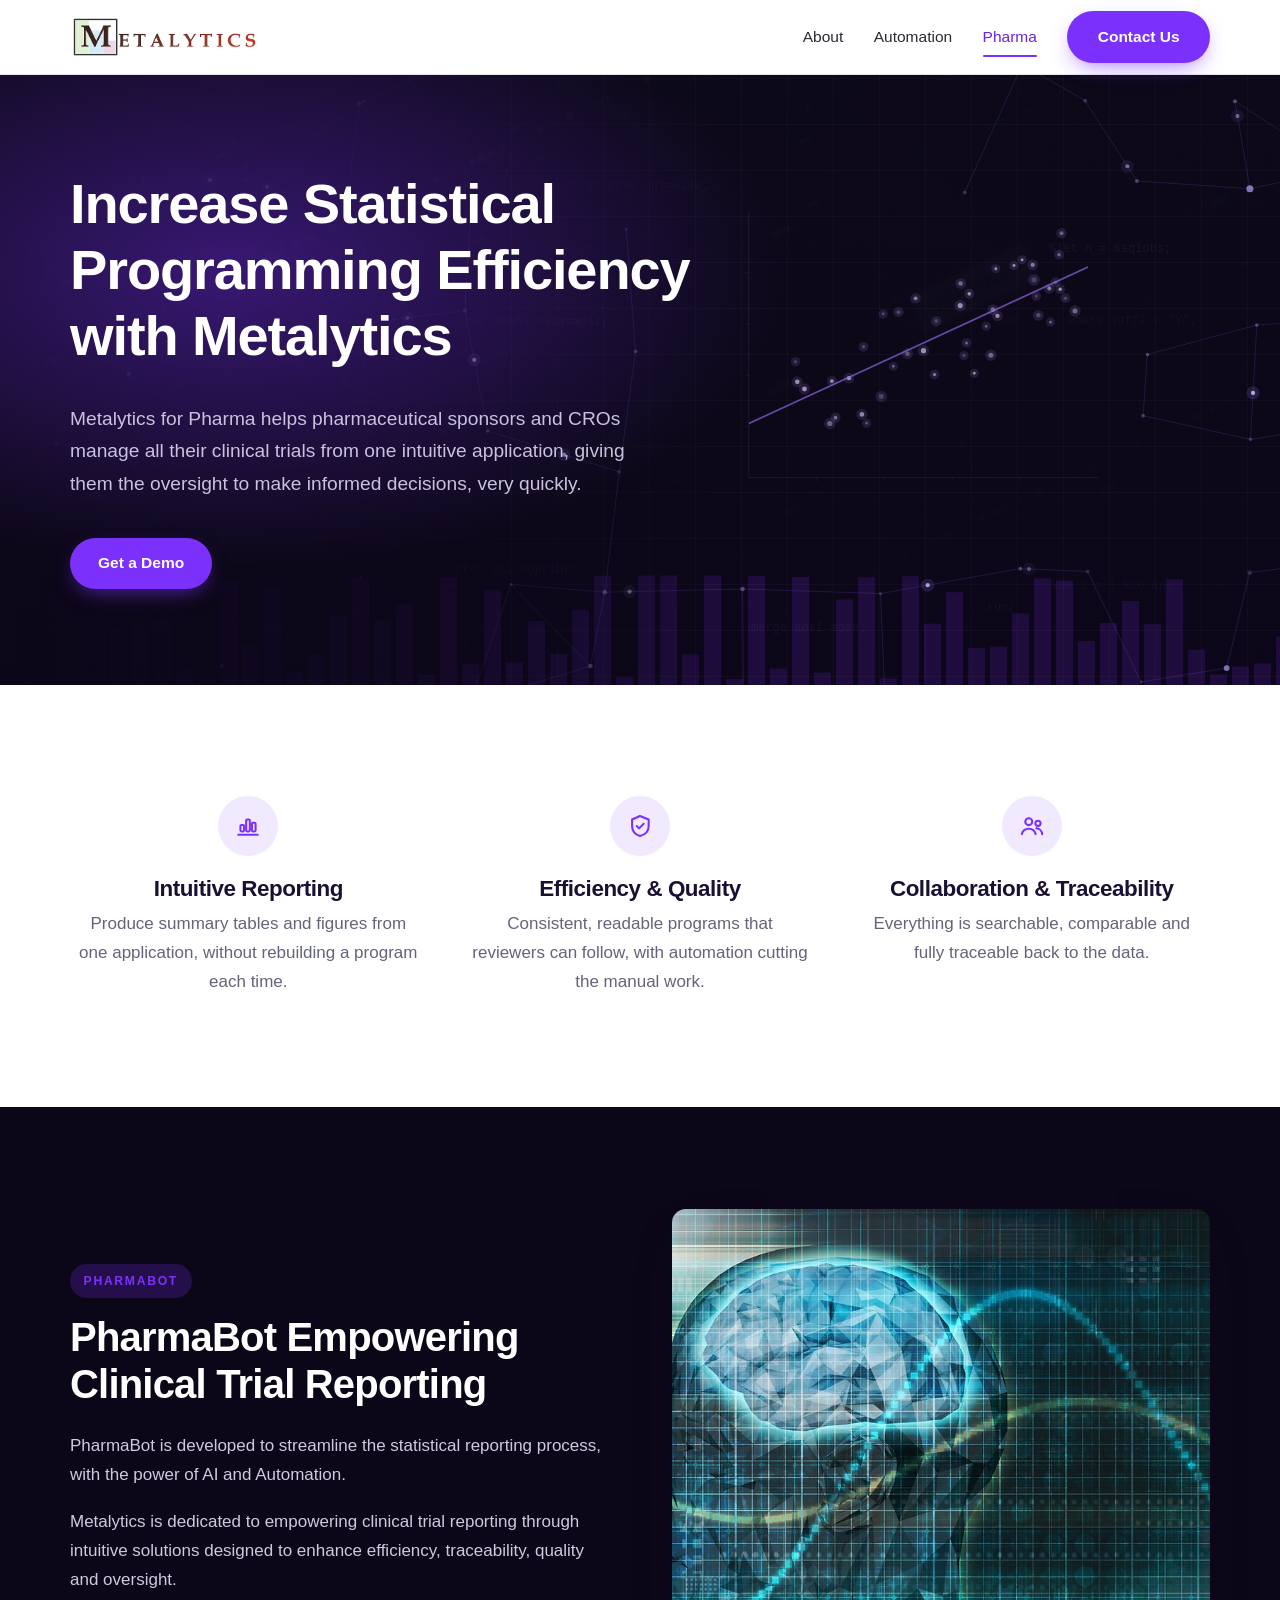
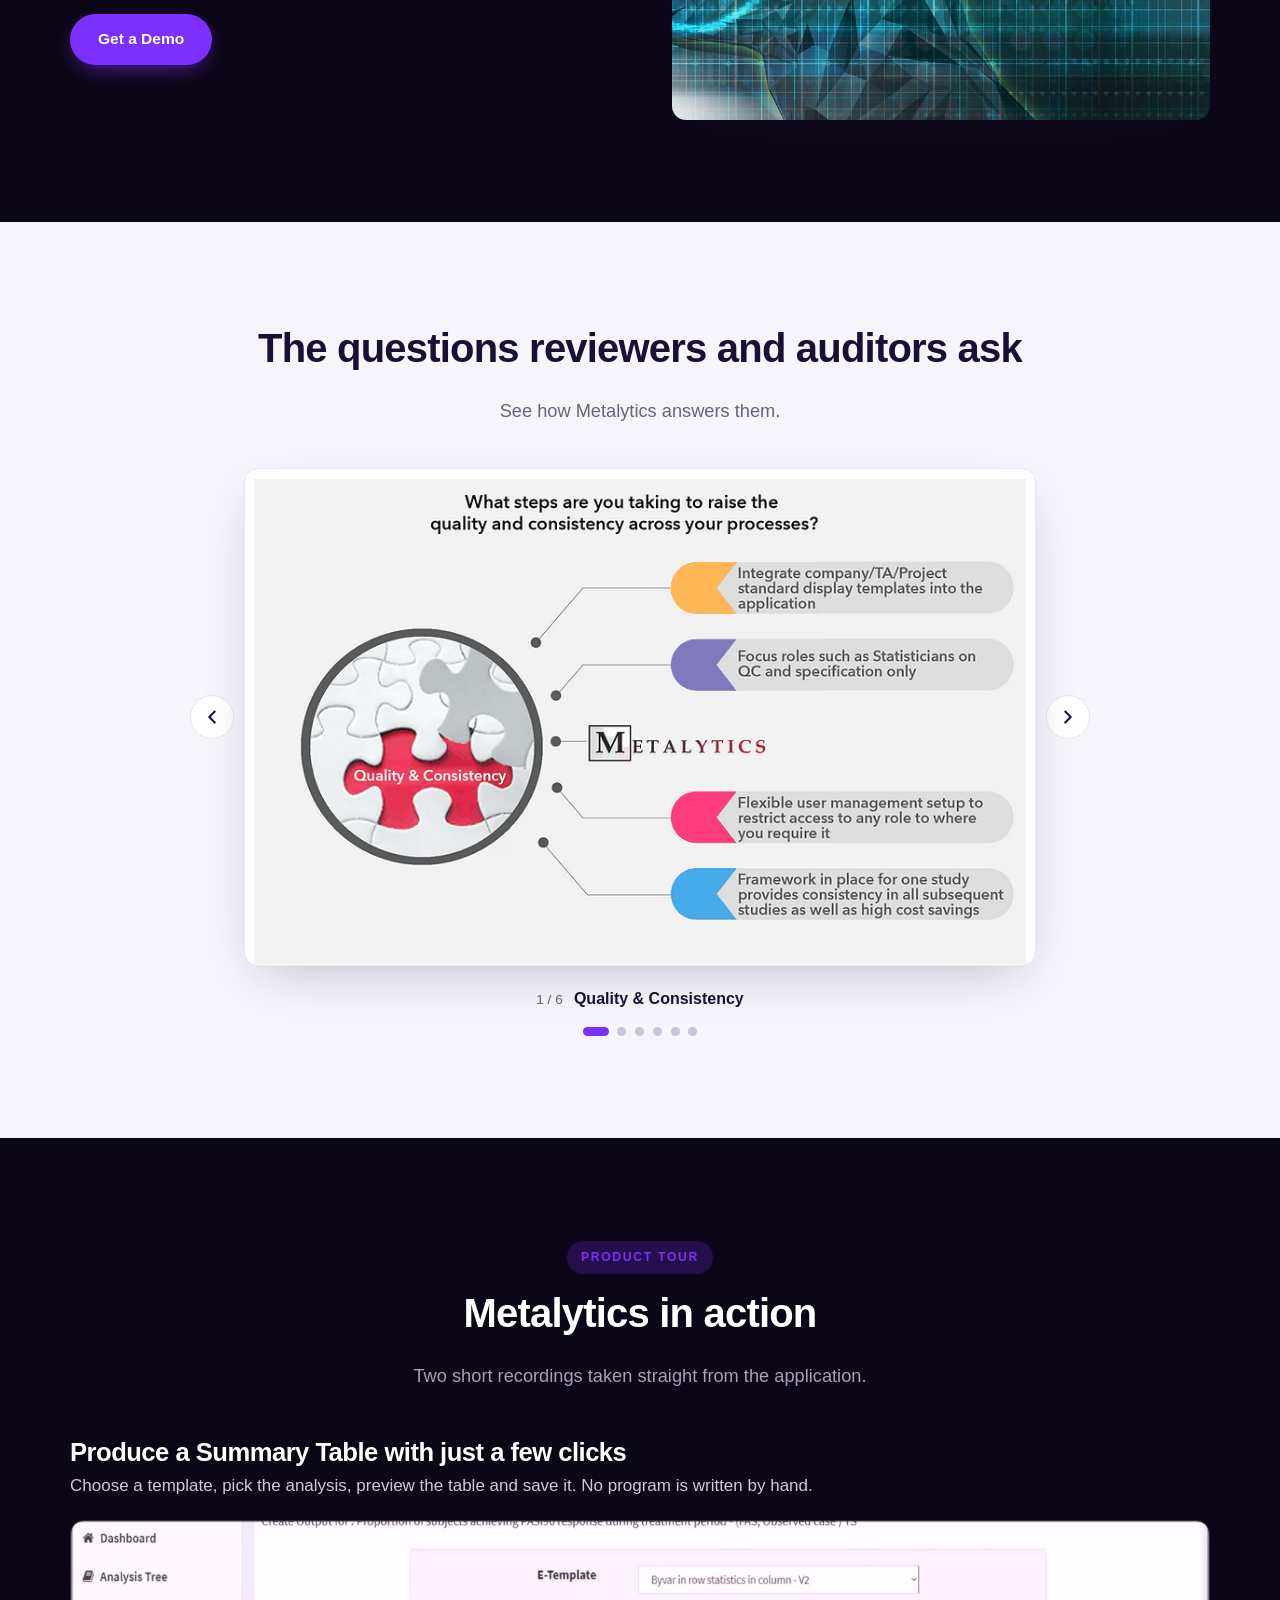
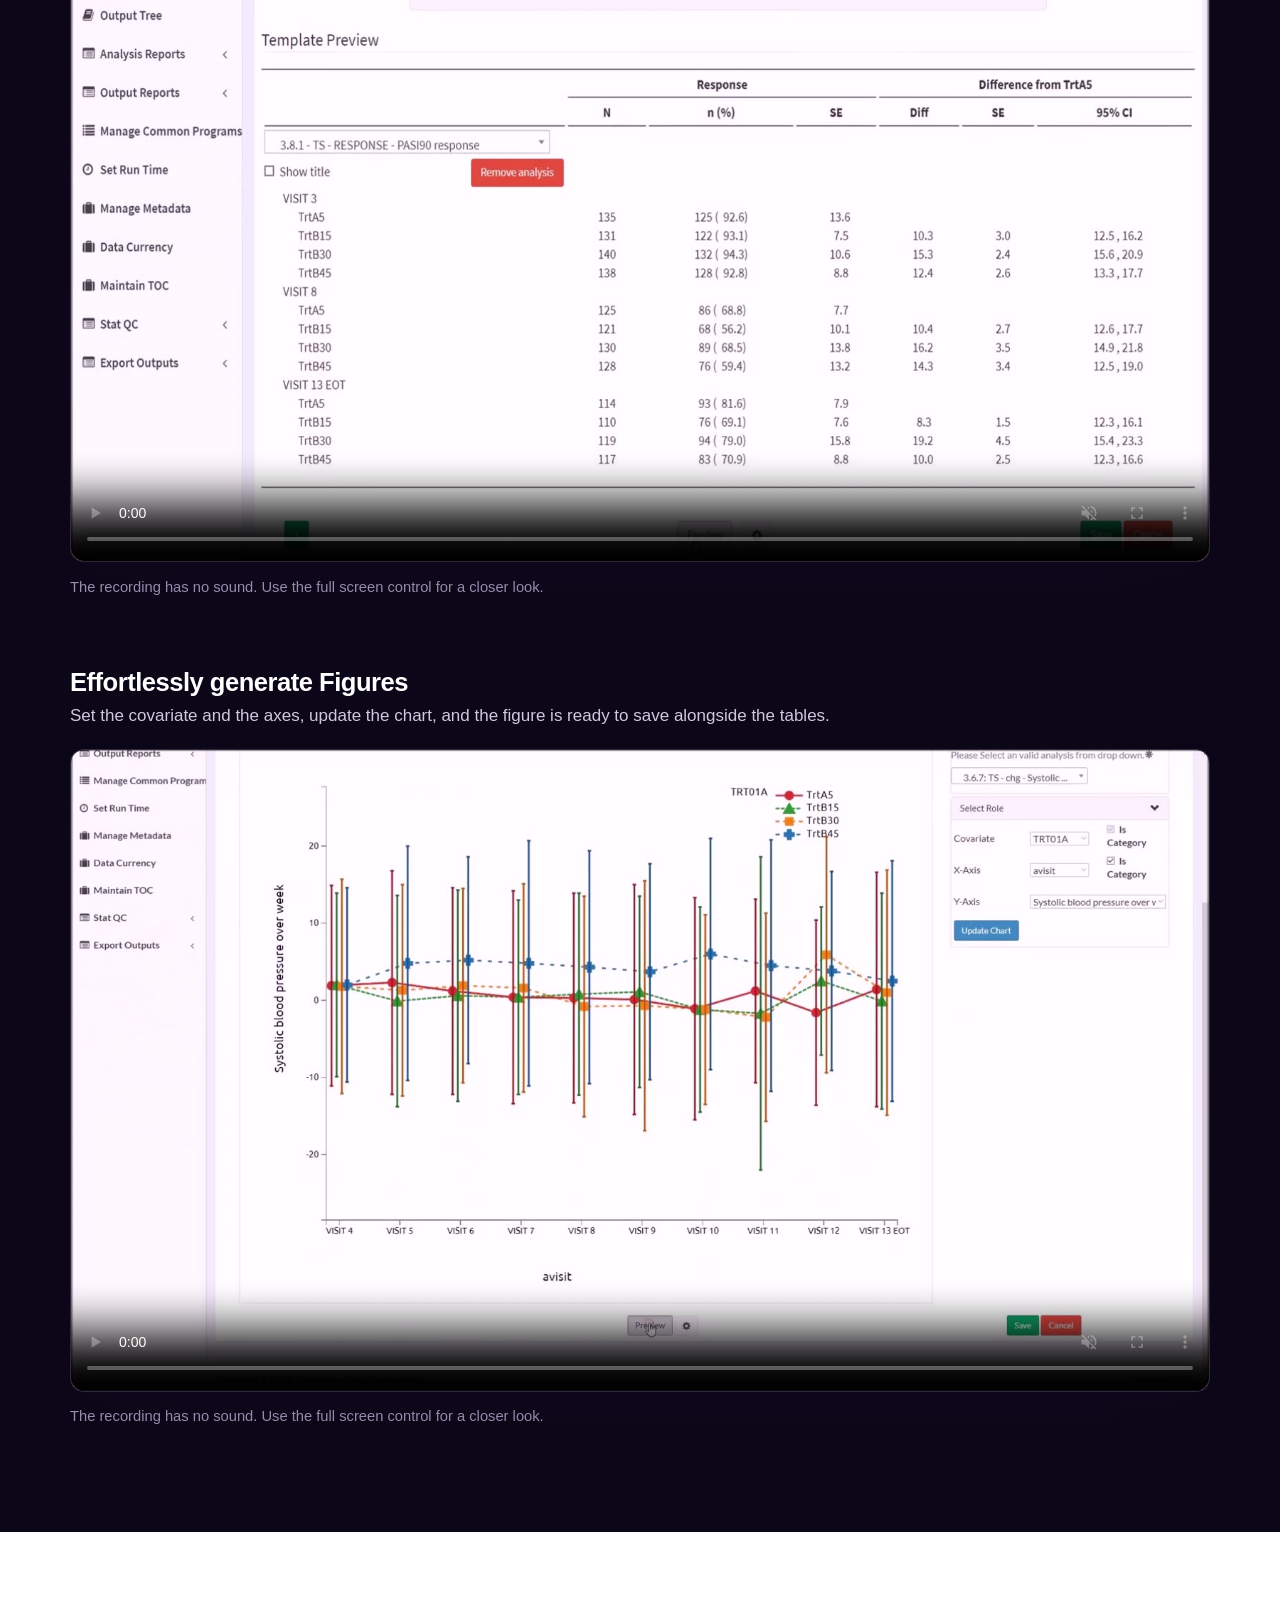
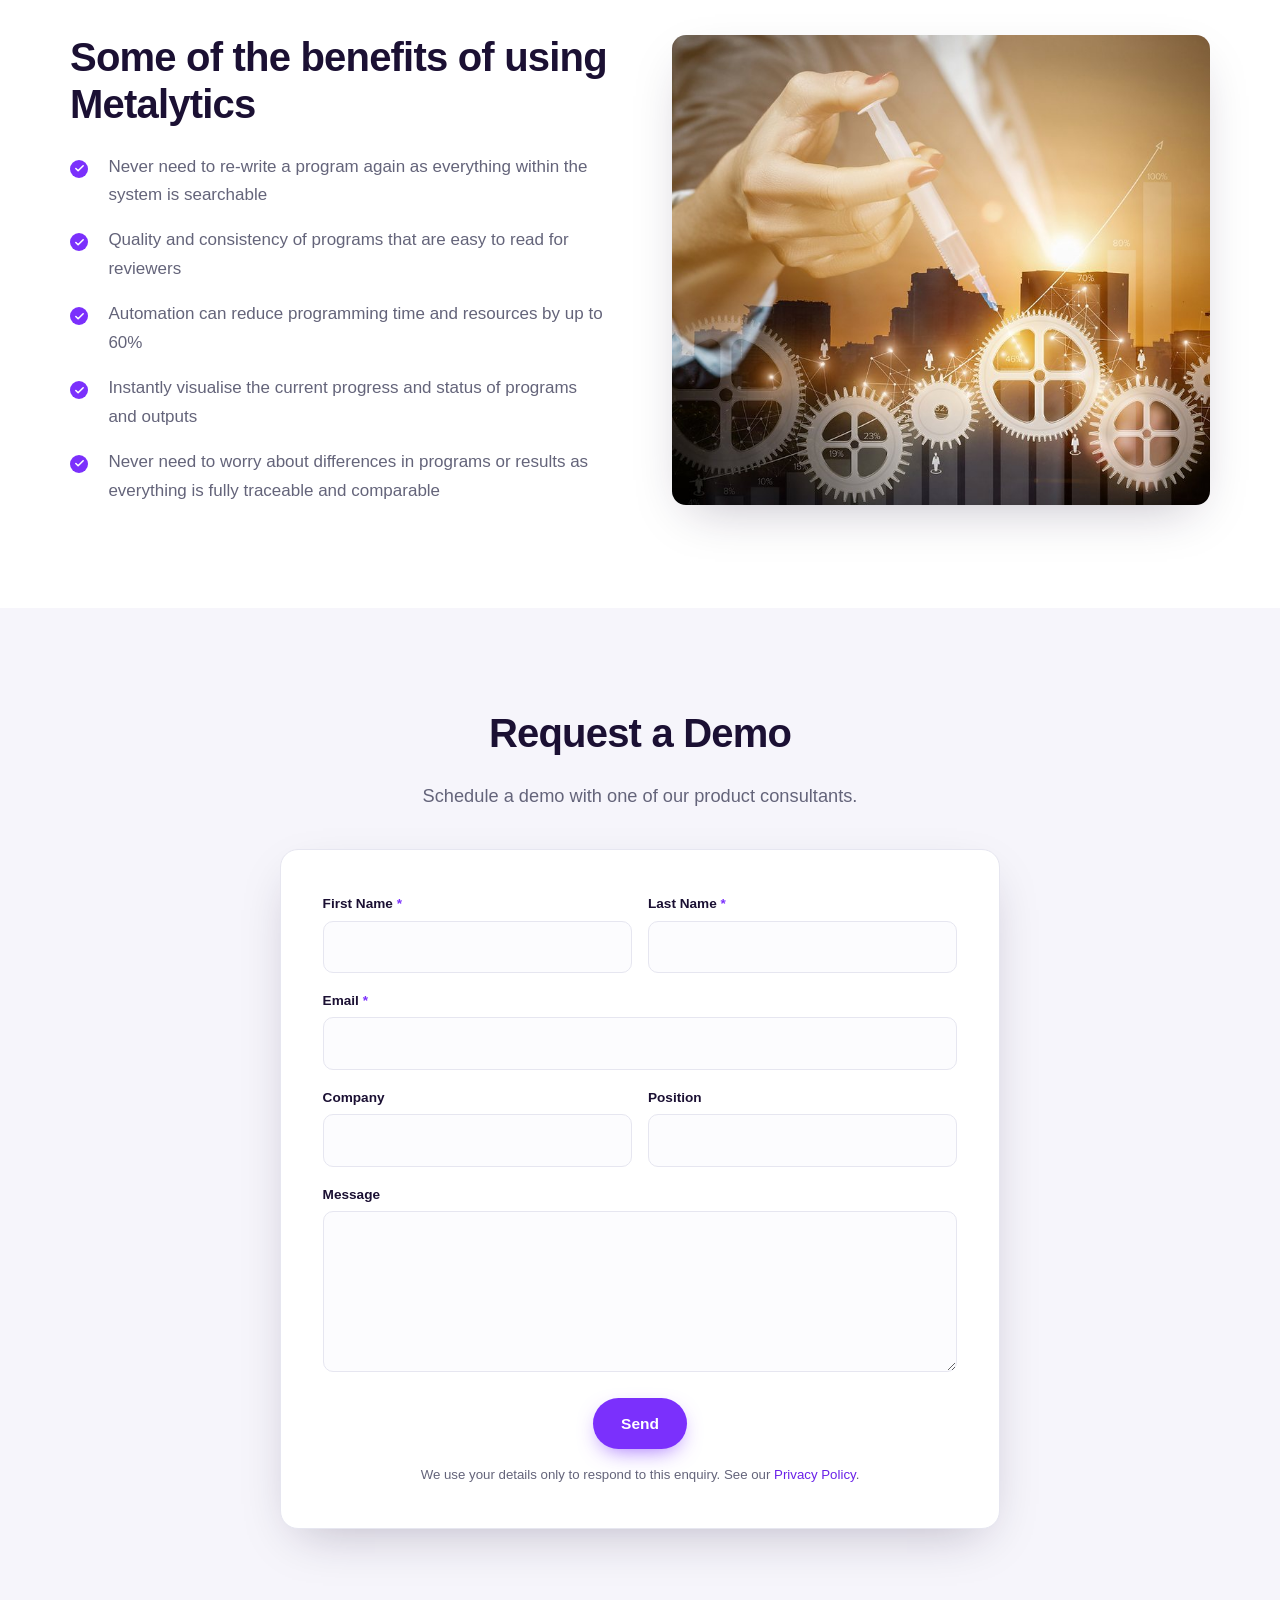
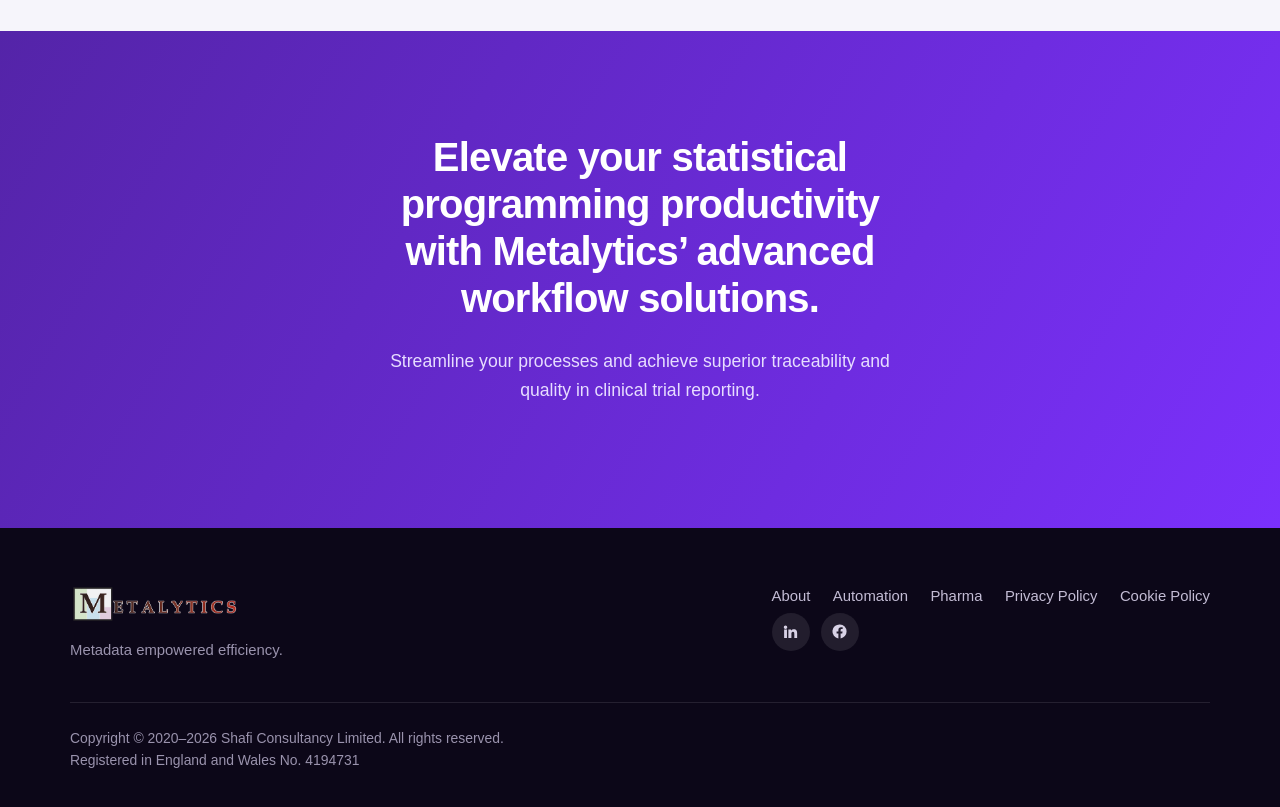
<file: pharma.html>
<!DOCTYPE html>
<html lang="en-GB">
<head>
<meta charset="utf-8">
<meta name="viewport" content="width=device-width, initial-scale=1">
<title>Pharma | Metalytics</title>
<meta name="description" content="Metalytics for Pharma helps sponsors and CROs manage clinical trials from one application, with the oversight to make informed decisions quickly.">
<link rel="canonical" href="https://www.metalytics.co.uk/pharma">
<meta property="og:title" content="Pharma | Metalytics">
<meta property="og:description" content="Metalytics for Pharma helps sponsors and CROs manage clinical trials from one application, with the oversight to make informed decisions quickly.">
<meta property="og:type" content="website">
<meta property="og:url" content="https://www.metalytics.co.uk/pharma">
<meta property="og:site_name" content="Metalytics">
<meta name="twitter:card" content="summary_large_image">
<link rel="icon" href="/assets/img/favicon.png" type="image/png">
<link rel="apple-touch-icon" href="/assets/img/favicon.png">
<meta name="theme-color" content="#0c0718">
<link rel="preload" as="image" href="/assets/img/hero-circuit.jpg">
<link rel="stylesheet" href="/assets/css/site.css?v=a58f9a16">
</head>
<body>
<a class="skip" href="#main">Skip to content</a>
<header class="site-header">
  <div class="wrap">
    <a class="brand" href="/"><img src="/assets/img/logo.png" alt="Metalytics" width="513" height="120"></a>
    <button class="nav-toggle" type="button" aria-expanded="false" aria-controls="primary-nav" aria-label="Menu">
      <svg width="26" height="26" viewBox="0 0 24 24" fill="none" stroke="currentColor" stroke-width="2" stroke-linecap="round"><path d="M3 6h18M3 12h18M3 18h18"/></svg>
    </button>
    <nav class="nav" id="primary-nav" aria-label="Main">
      <a href="/about">About</a>
      <a href="/automation">Automation</a>
      <a href="/pharma" aria-current="page">Pharma</a>
      <a class="btn btn--primary" href="#contact">Contact Us</a>
    </nav>
  </div>
</header>
<main id="main">

<section class="hero hero--inner">
  <div class="wrap">
    <h1>Increase Statistical Programming Efficiency with Metalytics</h1>
    <p>Metalytics for Pharma helps pharmaceutical sponsors and CROs manage all their clinical trials from one intuitive application, giving them the oversight to make informed decisions, very quickly.</p>
    <a class="btn btn--primary" href="#contact">Get a Demo</a>
  </div>
</section>

<section class="section">
  <div class="wrap">
    <div class="grid grid--3">
      <div class="pillar"><div class="glyph"><svg width="26" height="26" viewBox="0 0 24 24" fill="none" stroke="currentColor" stroke-width="1.9" stroke-linecap="round" stroke-linejoin="round"><path d="M3 20h18"/><rect x="5" y="11" width="3.4" height="6" rx="1"/><rect x="10.3" y="6" width="3.4" height="11" rx="1"/><rect x="15.6" y="9" width="3.4" height="8" rx="1"/></svg></div><h3>Intuitive Reporting</h3><p>Produce summary tables and figures from one application, without rebuilding a program each time.</p></div>
      <div class="pillar"><div class="glyph"><svg width="26" height="26" viewBox="0 0 24 24" fill="none" stroke="currentColor" stroke-width="1.9" stroke-linecap="round" stroke-linejoin="round"><path d="M12 2.8 20 6v6c0 4.6-3.3 8-8 9.3C8 20 4.7 16.6 4.7 12V6Z"/><path d="m9 12 2.2 2.2L15.4 10"/></svg></div><h3>Efficiency &amp; Quality</h3><p>Consistent, readable programs that reviewers can follow, with automation cutting the manual work.</p></div>
      <div class="pillar"><div class="glyph"><svg width="26" height="26" viewBox="0 0 24 24" fill="none" stroke="currentColor" stroke-width="1.9" stroke-linecap="round" stroke-linejoin="round"><circle cx="9" cy="8" r="3.2"/><path d="M2.6 19.5a6.6 6.6 0 0 1 12.8 0"/><circle cx="17.5" cy="9.5" r="2.4"/><path d="M16 14.2a5.6 5.6 0 0 1 5.4 5.3"/></svg></div><h3>Collaboration &amp; Traceability</h3><p>Everything is searchable, comparable and fully traceable back to the data.</p></div>
    </div>
  </div>
</section>

<section class="section section--dark">
  <div class="wrap">
    <div class="split">
      <div>
        <span class="eyebrow">PharmaBot</span>
        <h2>PharmaBot Empowering Clinical Trial Reporting</h2>
        <p>PharmaBot is developed to streamline the statistical reporting process, with the power of AI and Automation.</p>
        <p>Metalytics is dedicated to empowering clinical trial reporting through intuitive solutions designed to enhance efficiency, traceability, quality and oversight.</p>
        <a class="btn btn--primary" href="#contact">Get a Demo</a>
      </div>
      <div class="split__media"><img src="/assets/img/pharma-ai.jpg" alt="AI-driven clinical data processing" width="760" height="721" loading="lazy"></div>
    </div>
  </div>
</section>

<section class="section section--soft">
  <div class="wrap">
    <div class="center" style="margin-bottom:2.6rem">
      <h2>The questions reviewers and auditors ask</h2>
      <p class="lede">See how Metalytics answers them.</p>
    </div>
    <div class="carousel" data-carousel aria-roledescription="carousel" aria-label="Metalytics clinical reporting features">
      <div class="carousel__stage">
        <button class="carousel__arrow carousel__arrow--prev" type="button" aria-label="Previous feature"><svg width="22" height="22" viewBox="0 0 24 24" fill="none" stroke="currentColor" stroke-width="2.2" stroke-linecap="round" stroke-linejoin="round" aria-hidden="true"><polyline points="15 18 9 12 15 6"/></svg></button>
        <div class="carousel__viewport">
          <ul class="carousel__track"><li class="carousel__slide" role="group" aria-roledescription="slide" aria-label="1 of 6: Quality &amp; Consistency">
        <img src="/assets/img/pharma-feature-1.png" alt="What steps are you taking to raise the quality and consistency across your processes?" width="828" height="520" loading="lazy" decoding="async">
      </li><li class="carousel__slide" role="group" aria-roledescription="slide" aria-label="2 of 6: Traceability">
        <img src="/assets/img/pharma-feature-2.png" alt="Are the results and outputs in your study report traceable back to your data as required by FDA?" width="828" height="520" loading="lazy" decoding="async">
      </li><li class="carousel__slide" role="group" aria-roledescription="slide" aria-label="3 of 6: Oversight">
        <img src="/assets/img/pharma-feature-3.png" alt="Do you have adequate oversight of programming, validation and QC across your clinical studies?" width="828" height="520" loading="lazy" decoding="async">
      </li><li class="carousel__slide" role="group" aria-roledescription="slide" aria-label="4 of 6: Audit">
        <img src="/assets/img/pharma-feature-4.png" alt="Can you demonstrate that all actions from the data to the study reports are audited?" width="828" height="520" loading="lazy" decoding="async">
      </li><li class="carousel__slide" role="group" aria-roledescription="slide" aria-label="5 of 6: Harmonization">
        <img src="/assets/img/pharma-feature-5.png" alt="Do you have harmonization across your data sources and output generation?" width="828" height="520" loading="lazy" decoding="async">
      </li><li class="carousel__slide" role="group" aria-roledescription="slide" aria-label="6 of 6: Minimising Risk">
        <img src="/assets/img/pharma-feature-6.png" alt="Can you show regulatory how you are minimising risk in the entire programming and QC process?" width="828" height="520" loading="lazy" decoding="async">
      </li></ul>
        </div>
        <button class="carousel__arrow carousel__arrow--next" type="button" aria-label="Next feature"><svg width="22" height="22" viewBox="0 0 24 24" fill="none" stroke="currentColor" stroke-width="2.2" stroke-linecap="round" stroke-linejoin="round" aria-hidden="true"><polyline points="15 18 9 12 15 6"/></svg></button>
      </div>
      <p class="carousel__caption" aria-live="polite"><span class="carousel__count">1 / 6</span><span class="carousel__title">Quality &amp; Consistency</span></p>
      <div class="carousel__dots" role="tablist" aria-label="Choose a feature"><button class="carousel__dot" type="button" role="tab" aria-label="Quality &amp; Consistency" aria-selected="true"></button><button class="carousel__dot" type="button" role="tab" aria-label="Traceability" aria-selected="false"></button><button class="carousel__dot" type="button" role="tab" aria-label="Oversight" aria-selected="false"></button><button class="carousel__dot" type="button" role="tab" aria-label="Audit" aria-selected="false"></button><button class="carousel__dot" type="button" role="tab" aria-label="Harmonization" aria-selected="false"></button><button class="carousel__dot" type="button" role="tab" aria-label="Minimising Risk" aria-selected="false"></button></div>
    </div>
  </div>
</section>

<section class="section section--dark">
  <div class="wrap">
    <div class="center" style="margin-bottom:2.8rem">
      <span class="eyebrow">Product tour</span>
      <h2>Metalytics in action</h2>
      <p class="lede">Two short recordings taken straight from the application.</p>
    </div>
    <div class="demos">
      <div class="demo">
        <div class="demo__head">
          <h3 id="demo-pharma-summary-table">Produce a Summary Table with just a few clicks</h3>
          <p>Choose a template, pick the analysis, preview the table and save it. No program is written by hand.</p>
        </div>
        <div class="demo__frame">
          <video data-demo controls muted loop playsinline preload="metadata"
                 width="1920" height="1080" aria-labelledby="demo-pharma-summary-table"
                 poster="/assets/img/pharma-summary-table-poster.jpg">
            <source src="/assets/video/pharma-summary-table.mp4" type="video/mp4">
            <p>Your browser cannot play this video. <a href="/assets/video/pharma-summary-table.mp4">Download the recording</a> instead.</p>
          </video>
        </div>
        <p class="demo__note">The recording has no sound. Use the full screen control for a closer look.</p>
      </div><div class="demo">
        <div class="demo__head">
          <h3 id="demo-pharma-figures">Effortlessly generate Figures</h3>
          <p>Set the covariate and the axes, update the chart, and the figure is ready to save alongside the tables.</p>
        </div>
        <div class="demo__frame">
          <video data-demo controls muted loop playsinline preload="metadata"
                 width="1920" height="1080" aria-labelledby="demo-pharma-figures"
                 poster="/assets/img/pharma-figures-poster.jpg">
            <source src="/assets/video/pharma-figures.mp4" type="video/mp4">
            <p>Your browser cannot play this video. <a href="/assets/video/pharma-figures.mp4">Download the recording</a> instead.</p>
          </video>
        </div>
        <p class="demo__note">The recording has no sound. Use the full screen control for a closer look.</p>
      </div>
    </div>
  </div>
</section>

<section class="section">
  <div class="wrap">
    <div class="split">
      <div>
        <h2>Some of the benefits of using Metalytics</h2>
        <ul class="benefits"><li>Never need to re-write a program again as everything within the system is searchable</li><li>Quality and consistency of programs that are easy to read for reviewers</li><li>Automation can reduce programming time and resources by up to 60%</li><li>Instantly visualise the current progress and status of programs and outputs</li><li>Never need to worry about differences in programs or results as everything is fully traceable and comparable</li></ul>
      </div>
      <div class="split__media"><img src="/assets/img/pharma-gears.jpg" alt="Workflow efficiency illustrated as interlocking gears" width="761" height="664" loading="lazy"></div>
    </div>
  </div>
</section>

<section class="section section--soft" id="contact">
  <div class="wrap center">
    <h2>Request a Demo</h2>
    <p class="lede" style="margin-bottom:2.3rem">Schedule a demo with one of our product consultants.</p>
    <form class="form-card" action="/contact.php" method="post" data-ajax>
      <p class="form-msg" role="status" aria-live="polite"></p>
      <input type="hidden" name="form_name" value="demo">
      <div class="hp" aria-hidden="true"><label>Leave this field empty<input type="text" name="website" tabindex="-1" autocomplete="off"></label></div>
      <div class="field-row">
        <div class="field"><label for="demo-fn">First Name <span class="req">*</span></label><input id="demo-fn" name="first_name" type="text" autocomplete="given-name" required></div>
        <div class="field"><label for="demo-ln">Last Name <span class="req">*</span></label><input id="demo-ln" name="last_name" type="text" autocomplete="family-name" required></div>
      </div>
      <div class="field"><label for="demo-em">Email <span class="req">*</span></label><input id="demo-em" name="email" type="email" autocomplete="email" required></div>
      <div class="field-row">
        <div class="field"><label for="demo-co">Company</label><input id="demo-co" name="company" type="text" autocomplete="organization"></div>
        <div class="field"><label for="demo-po">Position</label><input id="demo-po" name="position" type="text" autocomplete="organization-title"></div>
      </div>
      <div class="field"><label for="demo-ms">Message</label><textarea id="demo-ms" name="message" rows="5"></textarea></div>
      <div class="form-actions"><button class="btn btn--primary" type="submit">Send</button></div>
      <p class="form-note">We use your details only to respond to this enquiry. See our <a href="/privacy-policy">Privacy Policy</a>.</p>
    </form>
  </div>
</section>
<section class="section closer">
  <div class="wrap">
    <h2>Elevate your statistical programming productivity with Metalytics&rsquo; advanced workflow solutions.</h2>
    <p>Streamline your processes and achieve superior traceability and quality in clinical trial reporting.</p>
  </div>
</section>
</main>
<footer class="site-footer">
  <div class="wrap">
    <div class="footer-top">
      <div>
        <img src="/assets/img/logo.png" alt="Metalytics" width="513" height="120">
        <p style="margin:0;max-width:34ch">Metadata empowered efficiency.</p>
      </div>
      <div>
        <ul class="footer-links">
          <li><a href="/about">About</a></li>
          <li><a href="/automation">Automation</a></li>
          <li><a href="/pharma">Pharma</a></li>
          <li><a href="/privacy-policy">Privacy Policy</a></li>
          <li><a href="/cookie-policy">Cookie Policy</a></li>
        </ul>
        <div class="social">
          <a href="https://www.linkedin.com/company/metalytics" aria-label="Metalytics on LinkedIn" rel="noopener"><svg width="17" height="17" viewBox="0 0 24 24" fill="currentColor" aria-hidden="true"><path d="M4.98 3.5a2.5 2.5 0 1 1 0 5 2.5 2.5 0 0 1 0-5ZM3 9h4v12H3zM9 9h3.8v1.7h.05c.53-.95 1.83-1.95 3.76-1.95 4.02 0 4.76 2.5 4.76 5.76V21h-4v-5.6c0-1.34-.03-3.06-1.9-3.06-1.9 0-2.19 1.45-2.19 2.96V21H9z"/></svg></a>
          <a href="https://www.facebook.com/metalytics.application" aria-label="Metalytics on Facebook" rel="noopener"><svg width="17" height="17" viewBox="0 0 24 24" fill="currentColor" aria-hidden="true"><path d="M22 12a10 10 0 1 0-11.56 9.88v-6.99H7.9V12h2.54V9.8c0-2.5 1.49-3.89 3.77-3.89 1.1 0 2.24.2 2.24.2v2.46h-1.26c-1.24 0-1.63.77-1.63 1.56V12h2.78l-.45 2.89h-2.33v6.99A10 10 0 0 0 22 12Z"/></svg></a>
        </div>
      </div>
    </div>
    <div class="footer-bottom">
      Copyright &copy; 2020&ndash;<span data-year>2026</span> Shafi Consultancy Limited. All rights reserved.<br>
      Registered in England and Wales No. 4194731
    </div>
  </div>
</footer>
<script src="/assets/js/hero-bg.js?v=5e9f38bd" defer></script>
<script src="/assets/js/site.js?v=7cd3f9fa" defer></script>
</body>
</html>
</file>
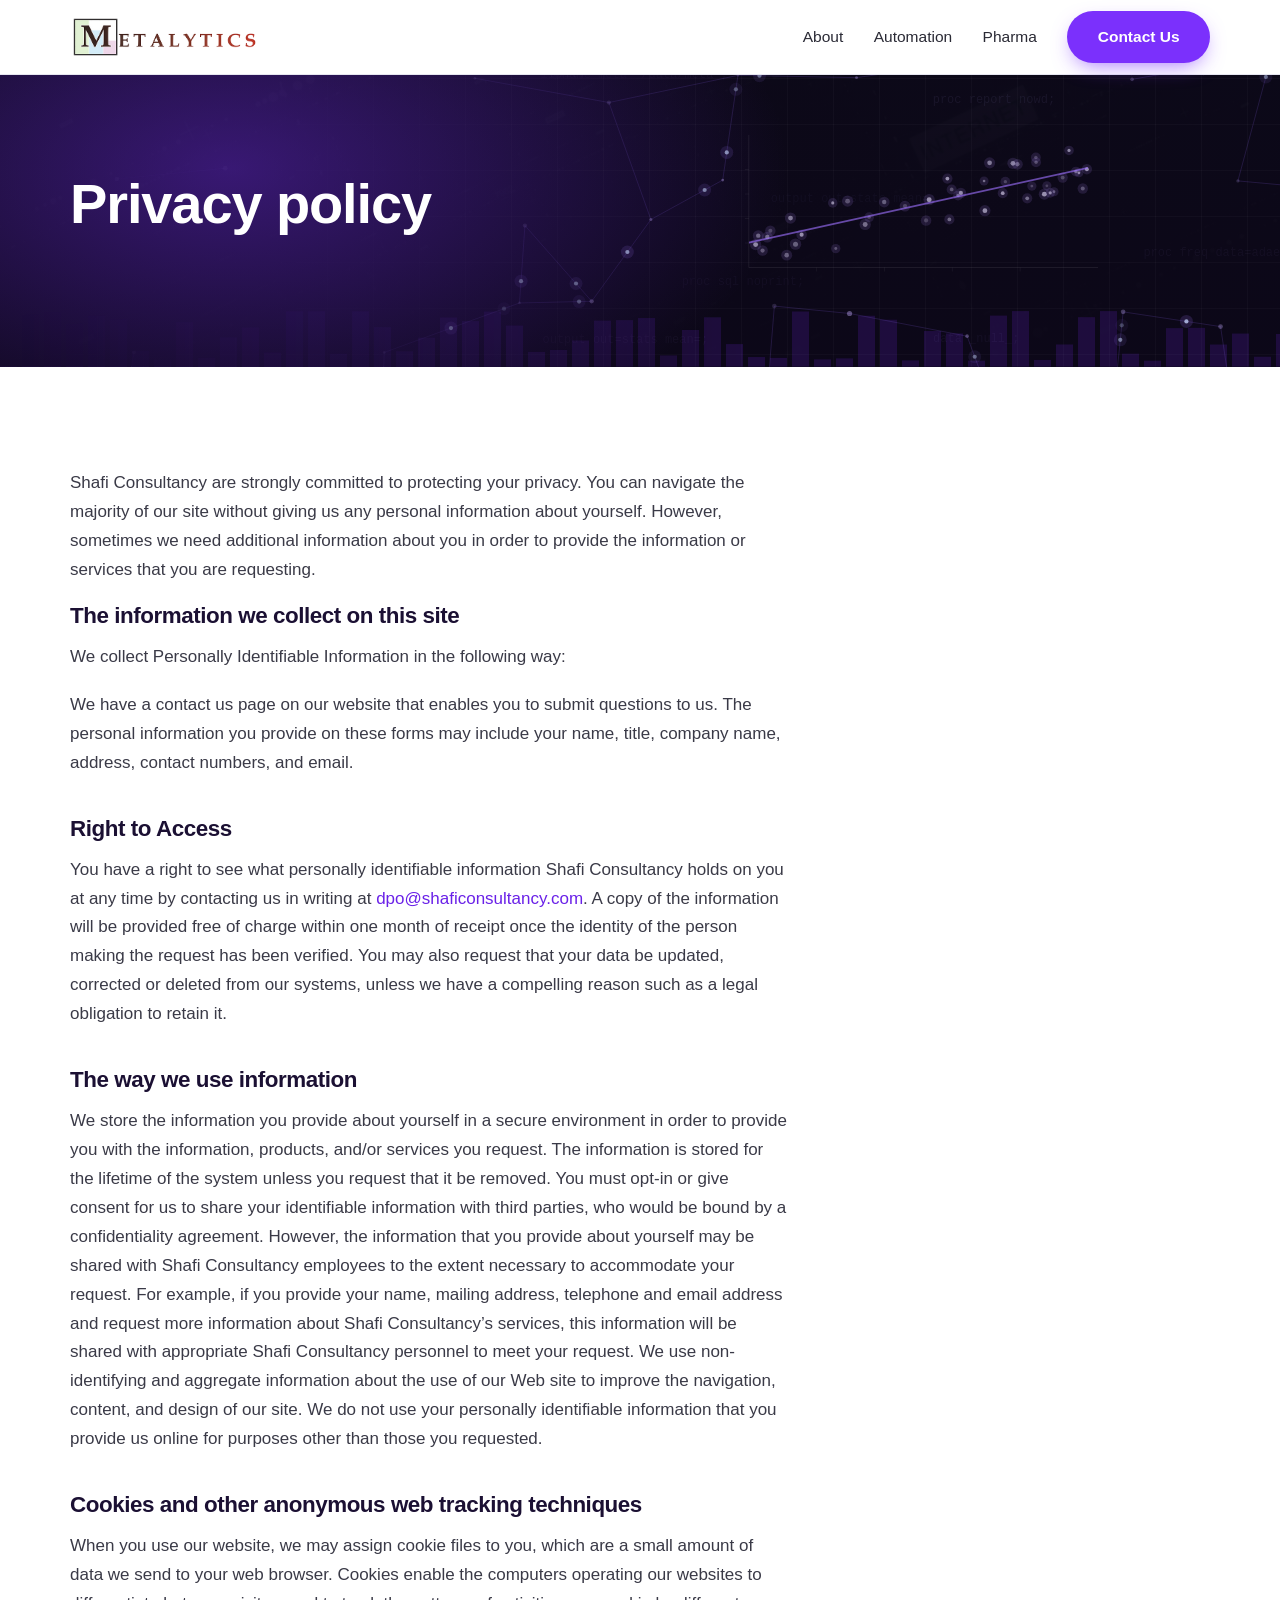
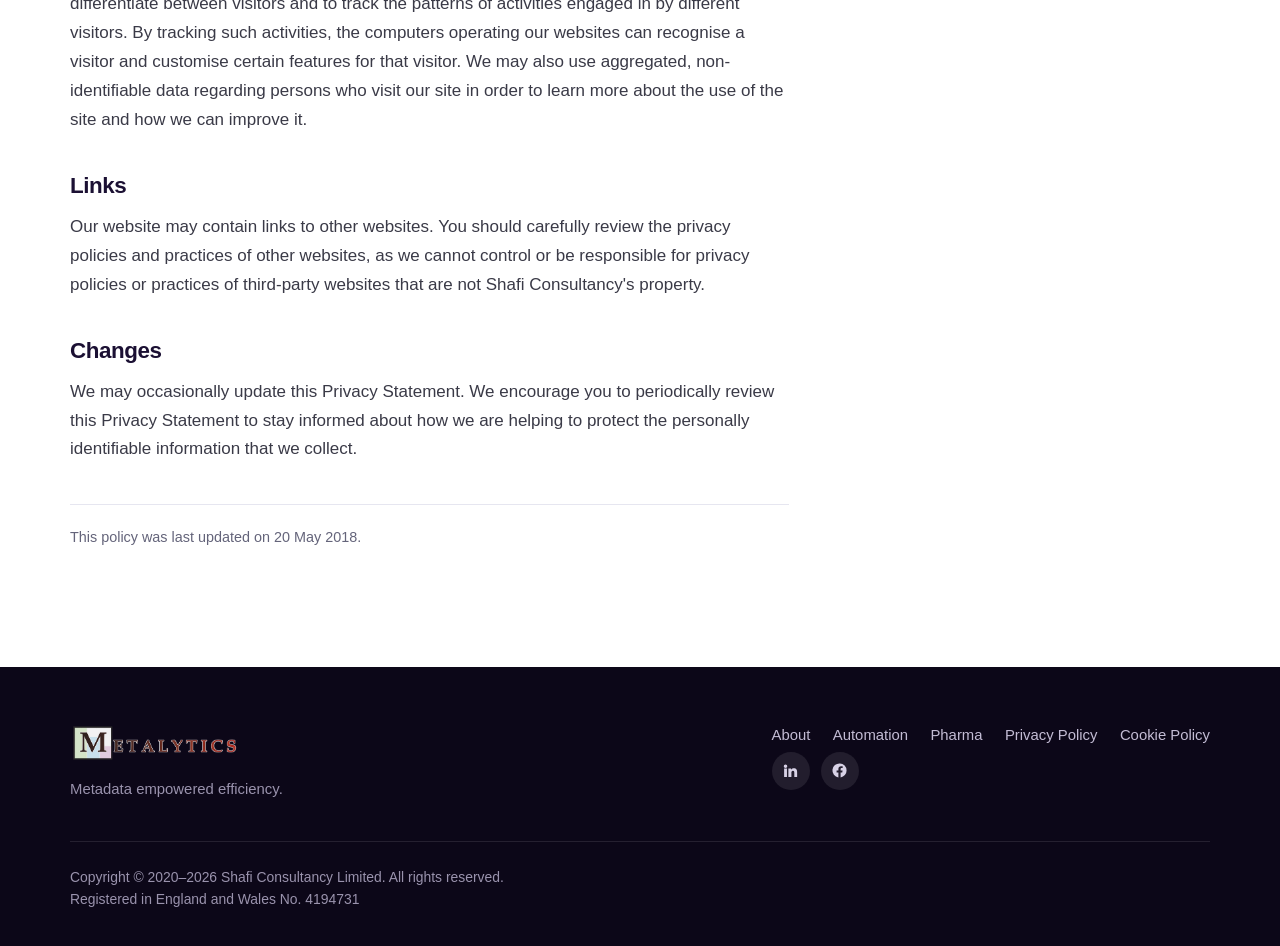
<file: privacy-policy.html>
<!DOCTYPE html>
<html lang="en-GB">
<head>
<meta charset="utf-8">
<meta name="viewport" content="width=device-width, initial-scale=1">
<title>Privacy Policy | Metalytics</title>
<meta name="description" content="Privacy policy for the Metalytics website, operated by Shafi Consultancy Limited.">
<link rel="canonical" href="https://www.metalytics.co.uk/privacy-policy">
<meta property="og:title" content="Privacy Policy | Metalytics">
<meta property="og:description" content="Privacy policy for the Metalytics website, operated by Shafi Consultancy Limited.">
<meta property="og:type" content="website">
<meta property="og:url" content="https://www.metalytics.co.uk/privacy-policy">
<meta property="og:site_name" content="Metalytics">
<meta name="twitter:card" content="summary_large_image">
<link rel="icon" href="/assets/img/favicon.png" type="image/png">
<link rel="apple-touch-icon" href="/assets/img/favicon.png">
<meta name="theme-color" content="#0c0718">
<link rel="preload" as="image" href="/assets/img/hero-circuit.jpg">
<link rel="stylesheet" href="/assets/css/site.css?v=a58f9a16">
</head>
<body>
<a class="skip" href="#main">Skip to content</a>
<header class="site-header">
  <div class="wrap">
    <a class="brand" href="/"><img src="/assets/img/logo.png" alt="Metalytics" width="513" height="120"></a>
    <button class="nav-toggle" type="button" aria-expanded="false" aria-controls="primary-nav" aria-label="Menu">
      <svg width="26" height="26" viewBox="0 0 24 24" fill="none" stroke="currentColor" stroke-width="2" stroke-linecap="round"><path d="M3 6h18M3 12h18M3 18h18"/></svg>
    </button>
    <nav class="nav" id="primary-nav" aria-label="Main">
      <a href="/about">About</a>
      <a href="/automation">Automation</a>
      <a href="/pharma">Pharma</a>
      <a class="btn btn--primary" href="#contact">Contact Us</a>
    </nav>
  </div>
</header>
<main id="main">

<section class="hero hero--inner">
  <div class="wrap"><h1>Privacy policy</h1></div>
</section>
<section class="section">
  <div class="wrap"><div class="prose"><p>Shafi Consultancy are strongly committed to protecting your privacy. You can navigate the majority of our site without giving us any personal information about yourself. However, sometimes we need additional information about you in order to provide the information or services that you are requesting.</p><h2>The information we collect on this site</h2><p>We collect Personally Identifiable Information in the following way:</p><p>We have a contact us page on our website that enables you to submit questions to us. The personal information you provide on these forms may include your name, title, company name, address, contact numbers, and email.</p><h2>Right to Access</h2><p>You have a right to see what personally identifiable information Shafi Consultancy holds on you at any time by contacting us in writing at <a href="mailto:dpo@shaficonsultancy.com">dpo@shaficonsultancy.com</a>. A copy of the information will be provided free of charge within one month of receipt once the identity of the person making the request has been verified. You may also request that your data be updated, corrected or deleted from our systems, unless we have a compelling reason such as a legal obligation to retain it.</p><h2>The way we use information</h2><p>We store the information you provide about yourself in a secure environment in order to provide you with the information, products, and/or services you request. The information is stored for the lifetime of the system unless you request that it be removed. You must opt-in or give consent for us to share your identifiable information with third parties, who would be bound by a confidentiality agreement. However, the information that you provide about yourself may be shared with Shafi Consultancy employees to the extent necessary to accommodate your request. For example, if you provide your name, mailing address, telephone and email address and request more information about Shafi Consultancy&rsquo;s services, this information will be shared with appropriate Shafi Consultancy personnel to meet your request. We use non-identifying and aggregate information about the use of our Web site to improve the navigation, content, and design of our site. We do not use your personally identifiable information that you provide us online for purposes other than those you requested.</p><h2>Cookies and other anonymous web tracking techniques</h2><p>When you use our website, we may assign cookie files to you, which are a small amount of data we send to your web browser. Cookies enable the computers operating our websites to differentiate between visitors and to track the patterns of activities engaged in by different visitors. By tracking such activities, the computers operating our websites can recognise a visitor and customise certain features for that visitor. We may also use aggregated, non-identifiable data regarding persons who visit our site in order to learn more about the use of the site and how we can improve it.</p><h2>Links</h2><p>Our website may contain links to other websites. You should carefully review the privacy policies and practices of other websites, as we cannot control or be responsible for privacy policies or practices of third-party websites that are not Shafi Consultancy's property.</p><h2>Changes</h2><p>We may occasionally update this Privacy Statement. We encourage you to periodically review this Privacy Statement to stay informed about how we are helping to protect the personally identifiable information that we collect.</p><p class="updated">This policy was last updated on 20 May 2018.</p></div></div>
</section>
</main>
<footer class="site-footer">
  <div class="wrap">
    <div class="footer-top">
      <div>
        <img src="/assets/img/logo.png" alt="Metalytics" width="513" height="120">
        <p style="margin:0;max-width:34ch">Metadata empowered efficiency.</p>
      </div>
      <div>
        <ul class="footer-links">
          <li><a href="/about">About</a></li>
          <li><a href="/automation">Automation</a></li>
          <li><a href="/pharma">Pharma</a></li>
          <li><a href="/privacy-policy">Privacy Policy</a></li>
          <li><a href="/cookie-policy">Cookie Policy</a></li>
        </ul>
        <div class="social">
          <a href="https://www.linkedin.com/company/metalytics" aria-label="Metalytics on LinkedIn" rel="noopener"><svg width="17" height="17" viewBox="0 0 24 24" fill="currentColor" aria-hidden="true"><path d="M4.98 3.5a2.5 2.5 0 1 1 0 5 2.5 2.5 0 0 1 0-5ZM3 9h4v12H3zM9 9h3.8v1.7h.05c.53-.95 1.83-1.95 3.76-1.95 4.02 0 4.76 2.5 4.76 5.76V21h-4v-5.6c0-1.34-.03-3.06-1.9-3.06-1.9 0-2.19 1.45-2.19 2.96V21H9z"/></svg></a>
          <a href="https://www.facebook.com/metalytics.application" aria-label="Metalytics on Facebook" rel="noopener"><svg width="17" height="17" viewBox="0 0 24 24" fill="currentColor" aria-hidden="true"><path d="M22 12a10 10 0 1 0-11.56 9.88v-6.99H7.9V12h2.54V9.8c0-2.5 1.49-3.89 3.77-3.89 1.1 0 2.24.2 2.24.2v2.46h-1.26c-1.24 0-1.63.77-1.63 1.56V12h2.78l-.45 2.89h-2.33v6.99A10 10 0 0 0 22 12Z"/></svg></a>
        </div>
      </div>
    </div>
    <div class="footer-bottom">
      Copyright &copy; 2020&ndash;<span data-year>2026</span> Shafi Consultancy Limited. All rights reserved.<br>
      Registered in England and Wales No. 4194731
    </div>
  </div>
</footer>
<script src="/assets/js/hero-bg.js?v=5e9f38bd" defer></script>
<script src="/assets/js/site.js?v=7cd3f9fa" defer></script>
</body>
</html>
</file>
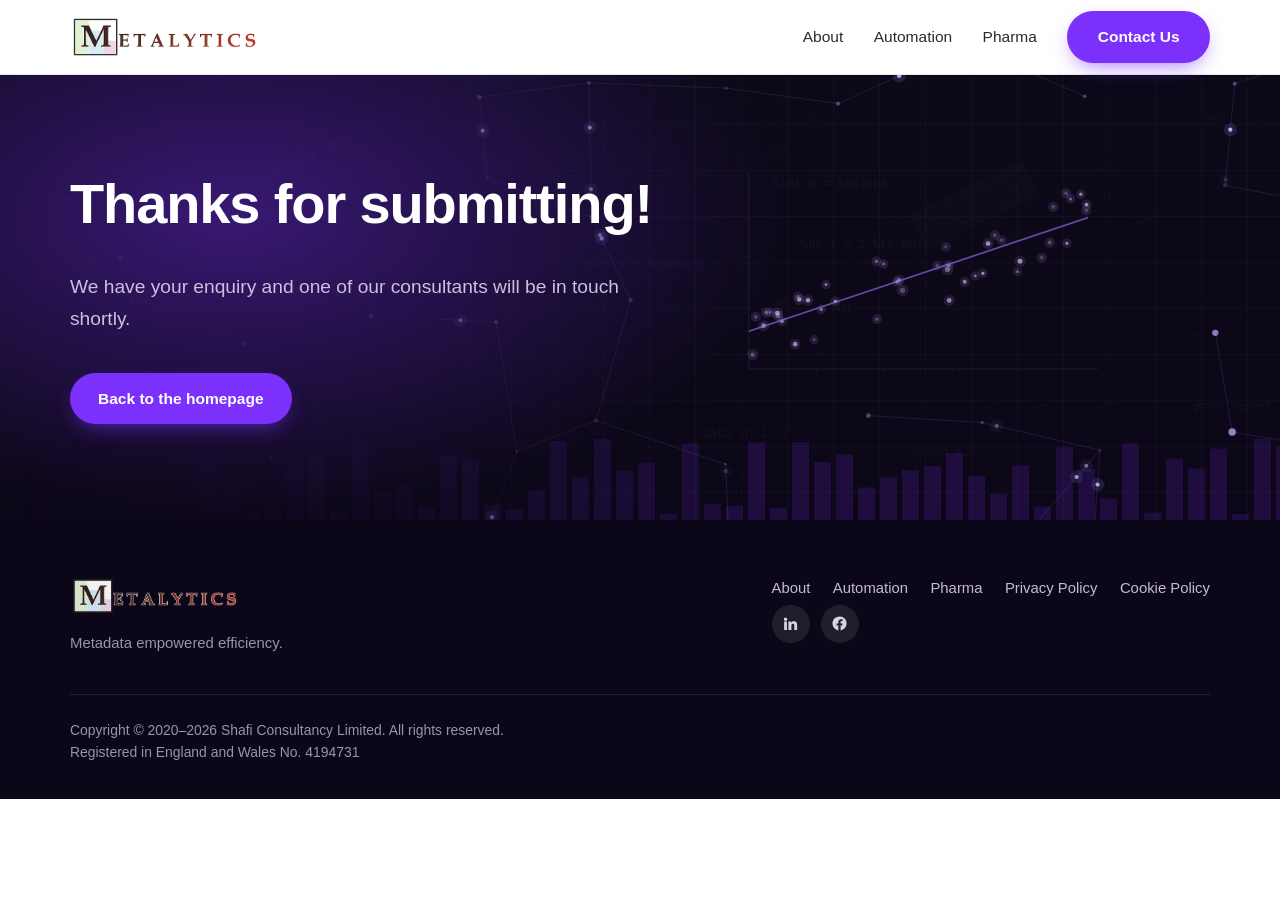
<file: thank-you.html>
<!DOCTYPE html>
<html lang="en-GB">
<head>
<meta charset="utf-8">
<meta name="viewport" content="width=device-width, initial-scale=1">
<title>Thank you | Metalytics</title>
<meta name="description" content="Thanks for submitting!">
<meta name="robots" content="noindex">
<link rel="canonical" href="https://www.metalytics.co.uk/thank-you">
<meta property="og:title" content="Thank you | Metalytics">
<meta property="og:description" content="Thanks for submitting!">
<meta property="og:type" content="website">
<meta property="og:url" content="https://www.metalytics.co.uk/thank-you">
<meta property="og:site_name" content="Metalytics">
<meta name="twitter:card" content="summary_large_image">
<link rel="icon" href="/assets/img/favicon.png" type="image/png">
<link rel="apple-touch-icon" href="/assets/img/favicon.png">
<meta name="theme-color" content="#0c0718">
<link rel="preload" as="image" href="/assets/img/hero-circuit.jpg">
<link rel="stylesheet" href="/assets/css/site.css?v=a58f9a16">
</head>
<body>
<a class="skip" href="#main">Skip to content</a>
<header class="site-header">
  <div class="wrap">
    <a class="brand" href="/"><img src="/assets/img/logo.png" alt="Metalytics" width="513" height="120"></a>
    <button class="nav-toggle" type="button" aria-expanded="false" aria-controls="primary-nav" aria-label="Menu">
      <svg width="26" height="26" viewBox="0 0 24 24" fill="none" stroke="currentColor" stroke-width="2" stroke-linecap="round"><path d="M3 6h18M3 12h18M3 18h18"/></svg>
    </button>
    <nav class="nav" id="primary-nav" aria-label="Main">
      <a href="/about">About</a>
      <a href="/automation">Automation</a>
      <a href="/pharma">Pharma</a>
      <a class="btn btn--primary" href="#contact">Contact Us</a>
    </nav>
  </div>
</header>
<main id="main">

<section class="hero hero--inner">
  <div class="wrap"><h1>Thanks for submitting!</h1><p>We have your enquiry and one of our consultants will be in touch shortly.</p><a class="btn btn--primary" href="/">Back to the homepage</a></div>
</section>
</main>
<footer class="site-footer">
  <div class="wrap">
    <div class="footer-top">
      <div>
        <img src="/assets/img/logo.png" alt="Metalytics" width="513" height="120">
        <p style="margin:0;max-width:34ch">Metadata empowered efficiency.</p>
      </div>
      <div>
        <ul class="footer-links">
          <li><a href="/about">About</a></li>
          <li><a href="/automation">Automation</a></li>
          <li><a href="/pharma">Pharma</a></li>
          <li><a href="/privacy-policy">Privacy Policy</a></li>
          <li><a href="/cookie-policy">Cookie Policy</a></li>
        </ul>
        <div class="social">
          <a href="https://www.linkedin.com/company/metalytics" aria-label="Metalytics on LinkedIn" rel="noopener"><svg width="17" height="17" viewBox="0 0 24 24" fill="currentColor" aria-hidden="true"><path d="M4.98 3.5a2.5 2.5 0 1 1 0 5 2.5 2.5 0 0 1 0-5ZM3 9h4v12H3zM9 9h3.8v1.7h.05c.53-.95 1.83-1.95 3.76-1.95 4.02 0 4.76 2.5 4.76 5.76V21h-4v-5.6c0-1.34-.03-3.06-1.9-3.06-1.9 0-2.19 1.45-2.19 2.96V21H9z"/></svg></a>
          <a href="https://www.facebook.com/metalytics.application" aria-label="Metalytics on Facebook" rel="noopener"><svg width="17" height="17" viewBox="0 0 24 24" fill="currentColor" aria-hidden="true"><path d="M22 12a10 10 0 1 0-11.56 9.88v-6.99H7.9V12h2.54V9.8c0-2.5 1.49-3.89 3.77-3.89 1.1 0 2.24.2 2.24.2v2.46h-1.26c-1.24 0-1.63.77-1.63 1.56V12h2.78l-.45 2.89h-2.33v6.99A10 10 0 0 0 22 12Z"/></svg></a>
        </div>
      </div>
    </div>
    <div class="footer-bottom">
      Copyright &copy; 2020&ndash;<span data-year>2026</span> Shafi Consultancy Limited. All rights reserved.<br>
      Registered in England and Wales No. 4194731
    </div>
  </div>
</footer>
<script src="/assets/js/hero-bg.js?v=5e9f38bd" defer></script>
<script src="/assets/js/site.js?v=7cd3f9fa" defer></script>
</body>
</html>
</file>
<file: assets/css/site.css>
/* Metalytics — site styles
   Rebuilt from the Wix original, Nov 2026. No external dependencies. */

:root{
  --violet:#7b30fc;
  --violet-600:#6a21e8;
  --violet-deep:#5424a8;
  --ink:#1b1033;
  --ink-900:#0c0718;
  --text:#2a2a35;
  --muted:#64647a;
  --line:#e6e6f0;
  --bg-soft:#f6f5fb;
  --white:#fff;
  --radius:14px;
  --shadow:0 18px 50px -18px rgba(27,16,51,.28);
  --font:-apple-system,BlinkMacSystemFont,"Segoe UI",Roboto,"Helvetica Neue",Arial,"Noto Sans",sans-serif;
  --wrap:1140px;
}

*,*::before,*::after{box-sizing:border-box}
html{-webkit-text-size-adjust:100%;scroll-behavior:smooth}
body{
  margin:0;font-family:var(--font);color:var(--text);background:var(--white);
  font-size:17px;line-height:1.7;-webkit-font-smoothing:antialiased;
}
img{max-width:100%;height:auto;display:block}
a{color:var(--violet-600);text-decoration:none}
a:hover{text-decoration:underline}
h1,h2,h3,h4{margin:0 0 .6em;line-height:1.18;color:var(--ink);font-weight:700;letter-spacing:-.02em}
h1{font-size:clamp(2.1rem,5.2vw,3.5rem)}
h2{font-size:clamp(1.65rem,3.6vw,2.5rem)}
h3{font-size:clamp(1.15rem,2vw,1.4rem)}
p{margin:0 0 1.1em}
.wrap{width:min(100% - 2.5rem,var(--wrap));margin-inline:auto}
.section{padding:clamp(3.5rem,8vw,6.5rem) 0}
.section--soft{background:var(--bg-soft)}
.section--dark{background:var(--ink-900);color:#cfc9dd}
.section--dark h2,.section--dark h3{color:#fff}
.center{text-align:center}
.lede{font-size:1.14rem;color:var(--muted);max-width:60ch}
.center .lede{margin-inline:auto}
.section--dark .lede{color:#a79fbd}

/* ---------- skip link + focus ---------- */
.skip{position:absolute;left:-9999px;top:0;background:var(--violet);color:#fff;padding:.7rem 1.1rem;z-index:200}
.skip:focus{left:.5rem;top:.5rem}
:focus-visible{outline:3px solid var(--violet);outline-offset:2px;border-radius:4px}

/* ---------- header ---------- */
.site-header{
  position:sticky;top:0;z-index:100;background:rgba(255,255,255,.94);
  backdrop-filter:saturate(140%) blur(10px);border-bottom:1px solid var(--line);
}
.site-header .wrap{display:flex;align-items:center;gap:1.5rem;min-height:74px}
.brand{display:flex;align-items:center;flex:0 1 auto;min-width:0}
.brand img{width:190px}
.nav{margin-left:auto;display:flex;align-items:center;gap:1.9rem;flex:0 0 auto}
.nav a{color:var(--text);font-size:.97rem;font-weight:500;text-decoration:none;position:relative;padding:.3rem 0}
.nav a:hover{color:var(--violet-600)}
.nav a[aria-current="page"]{color:var(--violet-600)}
/* the .nav a rules above are more specific than .btn — restore the button */
.nav .btn{padding:.8rem 1.9rem;color:#fff;font-weight:600}
.nav .btn:hover,.nav .btn:focus{color:#fff;text-decoration:none}
.nav a[aria-current="page"]::after{
  content:"";position:absolute;left:0;right:0;bottom:-2px;height:2px;background:var(--violet);border-radius:2px;
}
.nav-toggle{display:none;margin-left:auto;background:none;border:0;padding:.55rem;cursor:pointer;color:var(--ink)}
.nav-toggle svg{display:block}

/* ---------- buttons ---------- */
.btn{
  display:inline-block;border:0;cursor:pointer;font:inherit;font-weight:600;font-size:.97rem;
  white-space:nowrap;flex:0 0 auto;
  padding:.78rem 1.75rem;border-radius:999px;text-decoration:none;text-align:center;
  transition:transform .15s ease,box-shadow .15s ease,background-color .15s ease;
}
.btn:hover{text-decoration:none;transform:translateY(-1px)}
.btn--primary{background:var(--violet);color:#fff;box-shadow:0 8px 22px -8px rgba(123,48,252,.75)}
.btn--primary:hover{background:var(--violet-600);color:#fff}
.btn--ghost{background:transparent;color:#fff;border:1.5px solid rgba(255,255,255,.55)}
.btn--ghost:hover{background:rgba(255,255,255,.12);color:#fff}
.btn--dark{background:var(--ink);color:#fff}
.btn--dark:hover{background:#2a1a4d;color:#fff}

/* ---------- hero ---------- */
.hero{position:relative;background:var(--ink-900);color:#fff;overflow:hidden;isolation:isolate}
.hero::before{
  content:"";position:absolute;inset:0;z-index:-2;
  background:url("../img/hero-circuit.jpg") center/cover no-repeat;opacity:.5;
}
.hero::after{
  content:"";position:absolute;inset:0;z-index:-1;
  background:radial-gradient(900px 480px at 18% 32%,rgba(123,48,252,.4),transparent 62%),
             linear-gradient(180deg,rgba(12,7,24,.78),rgba(12,7,24,.95));
}
/* animated canvas: sits above the gradient, below the copy */
.hero__bg{
  position:absolute;inset:0;z-index:0;display:block;width:100%;height:100%;
  pointer-events:none;
}
.hero .wrap{position:relative;z-index:1;padding:clamp(4.5rem,11vw,8.5rem) 0}
.hero h1{color:#fff;max-width:17ch}
.hero p{font-size:1.2rem;color:#c9c1dd;max-width:56ch}
.hero .btn{margin-top:1rem}
.hero--inner .wrap{padding:clamp(3.5rem,8vw,6rem) 0}
.hero--inner h1{max-width:22ch}

/* ---------- generic grids ---------- */
.grid{display:grid;gap:2.2rem}
.grid--3{grid-template-columns:repeat(auto-fit,minmax(255px,1fr))}
.grid--2{grid-template-columns:repeat(auto-fit,minmax(300px,1fr))}
.pillar{text-align:center;padding:.5rem}
.pillar .glyph{
  width:60px;height:60px;margin:0 auto 1.3rem;display:grid;place-items:center;
  border-radius:50%;background:rgba(123,48,252,.1);color:var(--violet);
}
.section--dark .pillar .glyph{background:rgba(123,48,252,.2)}
.pillar h3{margin-bottom:.45rem}
.pillar p{color:var(--muted);margin:0}
.section--dark .pillar p{color:#a79fbd}

/* ---------- split rows ---------- */
.split{display:grid;grid-template-columns:1fr 1fr;gap:clamp(2rem,5vw,4.5rem);align-items:center}
.split + .split{margin-top:clamp(3rem,6vw,5rem)}
.split__media img{border-radius:var(--radius);box-shadow:var(--shadow)}
.split--flip .split__media{order:2}
.split p:last-child{margin-bottom:0}

/* ---------- guide band ---------- */
.guide{background:linear-gradient(135deg,var(--violet-deep),var(--ink));color:#fff}
.guide h2{color:#fff}
.guide p{color:#d6cdf0}
.guide .split__media img{box-shadow:0 24px 60px -22px rgba(0,0,0,.65)}
.eyebrow{
  display:inline-block;font-size:.76rem;font-weight:700;letter-spacing:.14em;text-transform:uppercase;
  color:var(--violet);background:rgba(123,48,252,.12);padding:.4rem .85rem;border-radius:999px;margin-bottom:1rem;
}
.guide .eyebrow{color:#fff;background:rgba(255,255,255,.18)}
.section--dark .eyebrow{background:rgba(123,48,252,.22)}

/* ---------- benefit list ---------- */
.benefits{list-style:none;margin:0;padding:0;display:grid;gap:1rem}
.benefits li{position:relative;padding-left:2.4rem;color:var(--muted)}
.benefits li::before{
  content:"";position:absolute;left:0;top:.42em;width:18px;height:18px;border-radius:50%;
  background:var(--violet) url("data:image/svg+xml,%3Csvg xmlns='http://www.w3.org/2000/svg' viewBox='0 0 24 24' fill='none' stroke='white' stroke-width='3.4' stroke-linecap='round' stroke-linejoin='round'%3E%3Cpolyline points='20 6 9 17 4 12'/%3E%3C/svg%3E") center/11px no-repeat;
}
.section--dark .benefits li{color:#b9b1cc}

/* ---------- feature cards ---------- */
.cards{display:grid;gap:1.6rem;grid-template-columns:repeat(auto-fit,minmax(290px,1fr))}
.card{
  background:#fff;border:1px solid var(--line);border-radius:var(--radius);overflow:hidden;
  transition:transform .18s ease,box-shadow .18s ease;
}
.card:hover{transform:translateY(-3px);box-shadow:var(--shadow)}
.card img{border-bottom:1px solid var(--line);width:100%}
.card__body{padding:1.1rem 1.25rem 1.35rem}
.card__body p{margin:0;font-size:.97rem;color:var(--muted)}

/* ---------- form ---------- */
.form-card{
  background:#fff;border:1px solid var(--line);border-radius:18px;padding:clamp(1.6rem,4vw,2.6rem);
  box-shadow:var(--shadow);max-width:720px;margin-inline:auto;
}
.field-row{display:grid;grid-template-columns:1fr 1fr;gap:1rem}
.field{margin-bottom:1rem;text-align:left}
.field label{display:block;font-size:.85rem;font-weight:600;color:var(--ink);margin-bottom:.35rem}
.field input,.field textarea{
  width:100%;font:inherit;font-size:1rem;color:var(--text);padding:.72rem .9rem;
  border:1.5px solid var(--line);border-radius:10px;background:#fcfcfe;transition:border-color .15s,box-shadow .15s;
}
.field input:focus,.field textarea:focus{
  outline:0;border-color:var(--violet);box-shadow:0 0 0 3px rgba(123,48,252,.16);background:#fff;
}
.field textarea{min-height:120px;resize:vertical}
.req{color:var(--violet)}
.hp{position:absolute;left:-9999px;width:1px;height:1px;overflow:hidden}
.form-actions{margin-top:.5rem}
.form-note{font-size:.83rem;color:var(--muted);margin:.9rem 0 0}
.form-msg{margin:0 0 1.2rem;padding:.9rem 1.1rem;border-radius:10px;font-size:.95rem;display:none}
.form-msg.is-ok{display:block;background:#e9f9ef;border:1px solid #b6e6c8;color:#1d6c3c}
.form-msg.is-err{display:block;background:#fdecec;border:1px solid #f3c2c2;color:#9b2222}

/* ---------- closing band ---------- */
.closer{background:linear-gradient(120deg,var(--violet-deep),var(--violet));color:#fff;text-align:center}
.closer h2{color:#fff;max-width:22ch;margin-inline:auto}
.closer p{color:#e7ddff;font-size:1.1rem;max-width:52ch;margin-inline:auto}

/* ---------- prose (policy pages) ---------- */
.prose{max-width:76ch}
.prose h2{font-size:1.4rem;margin-top:2.4rem}
.prose h2:first-of-type{margin-top:0}
.prose p{color:#3a3a47}
.prose .updated{font-size:.9rem;color:var(--muted);border-top:1px solid var(--line);padding-top:1.2rem;margin-top:2.5rem}

/* ---------- footer ---------- */
.site-footer{background:var(--ink-900);color:#9a93ad;padding:3.5rem 0 2.2rem;font-size:.93rem}
.footer-top{display:flex;flex-wrap:wrap;gap:2rem;align-items:flex-start;justify-content:space-between}
.site-footer img{width:170px;opacity:.95;margin-bottom:.9rem}
.footer-links{display:flex;flex-wrap:wrap;gap:1.4rem;list-style:none;margin:0;padding:0}
.site-footer a{color:#c3bcd4}
.site-footer a:hover{color:#fff}
.social{display:flex;gap:.7rem;margin-top:.2rem}
.social a{
  width:38px;height:38px;border-radius:50%;background:rgba(255,255,255,.09);
  display:grid;place-items:center;color:#d8d2e6;transition:background-color .15s,color .15s;
}
.social a:hover{background:var(--violet);color:#fff}
.footer-bottom{border-top:1px solid rgba(255,255,255,.1);margin-top:2.4rem;padding-top:1.5rem;font-size:.87rem;line-height:1.6}

/* ---------- responsive ---------- */
@media (max-width:860px){
  .split,.split--flip .split__media{grid-template-columns:1fr;order:0}
  .split__media{order:0}
}
@media (max-width:760px){
  .nav-toggle{display:block}
  .nav{
    position:absolute;top:100%;left:0;right:0;flex-direction:column;align-items:stretch;gap:0;
    background:#fff;border-bottom:1px solid var(--line);padding:.5rem 1.25rem 1.25rem;
    box-shadow:0 18px 30px -20px rgba(27,16,51,.4);display:none;
  }
  .nav.is-open{display:flex}
  .nav a{padding:.8rem 0;border-bottom:1px solid var(--line)}
  .nav a[aria-current="page"]::after{display:none}
  .nav .btn{margin-top:.9rem;border-bottom:0}
  .field-row{grid-template-columns:1fr}
  body{font-size:16px}
}
@media (prefers-reduced-motion:reduce){
  *{animation-duration:.01ms!important;transition-duration:.01ms!important;scroll-behavior:auto!important}
}

/* ---------- feature carousel ---------- */
.carousel{max-width:900px;margin-inline:auto}
.carousel__stage{display:flex;align-items:center;gap:.6rem}
.carousel__viewport{
  position:relative;flex:1 1 auto;min-width:0;border-radius:var(--radius);
  background:#fff;border:1px solid var(--line);box-shadow:var(--shadow);overflow:hidden;
}
.carousel__track{list-style:none;margin:0;padding:0}
.carousel__slide{margin:0}
.carousel__slide img{width:100%;height:auto}

/* no JavaScript: every panel simply stacks and stays readable */
.carousel__slide + .carousel__slide{margin-top:1.4rem}
.carousel__arrow,.carousel__dots,.carousel__caption{display:none}

/* JavaScript on: one panel at a time */
.carousel.is-ready .carousel__slide + .carousel__slide{margin-top:0}
.carousel.is-ready .carousel__viewport{aspect-ratio:828/520}
.carousel.is-ready .carousel__track{position:absolute;inset:0}
.carousel.is-ready .carousel__slide{
  position:absolute;inset:0;display:grid;place-items:center;padding:.6rem;
  opacity:0;visibility:hidden;transform:translateX(18px) scale(.985);
  transition:opacity .45s ease,transform .45s ease,visibility 0s linear .45s;
}
.carousel.is-ready .carousel__slide.is-active{
  opacity:1;visibility:visible;transform:none;transition-delay:0s;z-index:1;
}
.carousel.is-ready .carousel__slide.is-leaving{transform:translateX(-18px) scale(.985)}

.carousel.is-ready .carousel__arrow{
  display:grid;place-items:center;flex:0 0 auto;width:44px;height:44px;padding:0;
  border:1px solid var(--line);border-radius:50%;background:#fff;color:var(--ink);
  cursor:pointer;transition:background-color .15s,color .15s,border-color .15s,transform .15s;
}
.carousel.is-ready .carousel__arrow:hover{background:var(--violet);border-color:var(--violet);color:#fff;transform:scale(1.06)}
.carousel__arrow--next svg{transform:rotate(180deg)}

.carousel.is-ready .carousel__caption{
  display:flex;align-items:baseline;justify-content:center;gap:.7rem;
  margin:1.2rem 0 .9rem;font-size:1rem;
}
.carousel__count{font-variant-numeric:tabular-nums;font-size:.85rem;color:var(--muted)}
.carousel__title{font-weight:700;color:var(--ink)}

.carousel.is-ready .carousel__dots{display:flex;justify-content:center;gap:.55rem}
.carousel__dot{
  width:9px;height:9px;padding:0;border:0;border-radius:50%;cursor:pointer;
  background:#c9c4d8;transition:background-color .2s,transform .2s,width .2s;
}
.carousel__dot:hover{background:var(--violet-deep)}
.carousel__dot[aria-selected="true"]{background:var(--violet);width:26px;border-radius:999px}

@media (max-width:620px){
  .carousel.is-ready .carousel__arrow{width:38px;height:38px}
  .carousel__stage{gap:.3rem}
}
@media (prefers-reduced-motion:reduce){
  .carousel.is-ready .carousel__slide{transform:none!important}
}

/* ---------- product demo videos ---------- */
.demos{display:grid;gap:clamp(2.6rem,6vw,4.2rem)}
.demo__head{margin-bottom:1.1rem}
.demo__head h3{font-size:clamp(1.2rem,2.5vw,1.6rem);margin-bottom:.3rem}
.demo__frame{
  position:relative;border-radius:var(--radius);overflow:hidden;
  background:#0c0718;border:1px solid var(--line);box-shadow:var(--shadow);
}
.demo__frame video{display:block;width:100%;height:auto;aspect-ratio:16/9;background:#0c0718}
.demo__note{margin:.8rem 0 0;font-size:.92rem;color:var(--muted)}
.section--dark .demo__frame{border-color:rgba(255,255,255,.14)}
.section--dark .demo__note{color:#9a92b2}

@media (max-width:620px){
  .demo__note{font-size:.86rem}
}

/* ---------- about: capability cards + offices ---------- */
.caps{display:grid;gap:1.4rem;grid-template-columns:repeat(auto-fit,minmax(280px,1fr))}
.cap{
  background:#fff;border:1px solid var(--line);border-left:3px solid var(--violet);
  border-radius:12px;padding:1.3rem 1.4rem;transition:transform .18s ease,box-shadow .18s ease;
}
.cap:hover{transform:translateY(-3px);box-shadow:var(--shadow)}
.cap h3{font-size:1.08rem;margin-bottom:.4rem}
.cap h3 a{color:var(--ink);text-decoration:none}
.cap h3 a:hover{color:var(--violet-600);text-decoration:underline}
.cap p{margin:0;font-size:.95rem;color:var(--muted)}
</file>
